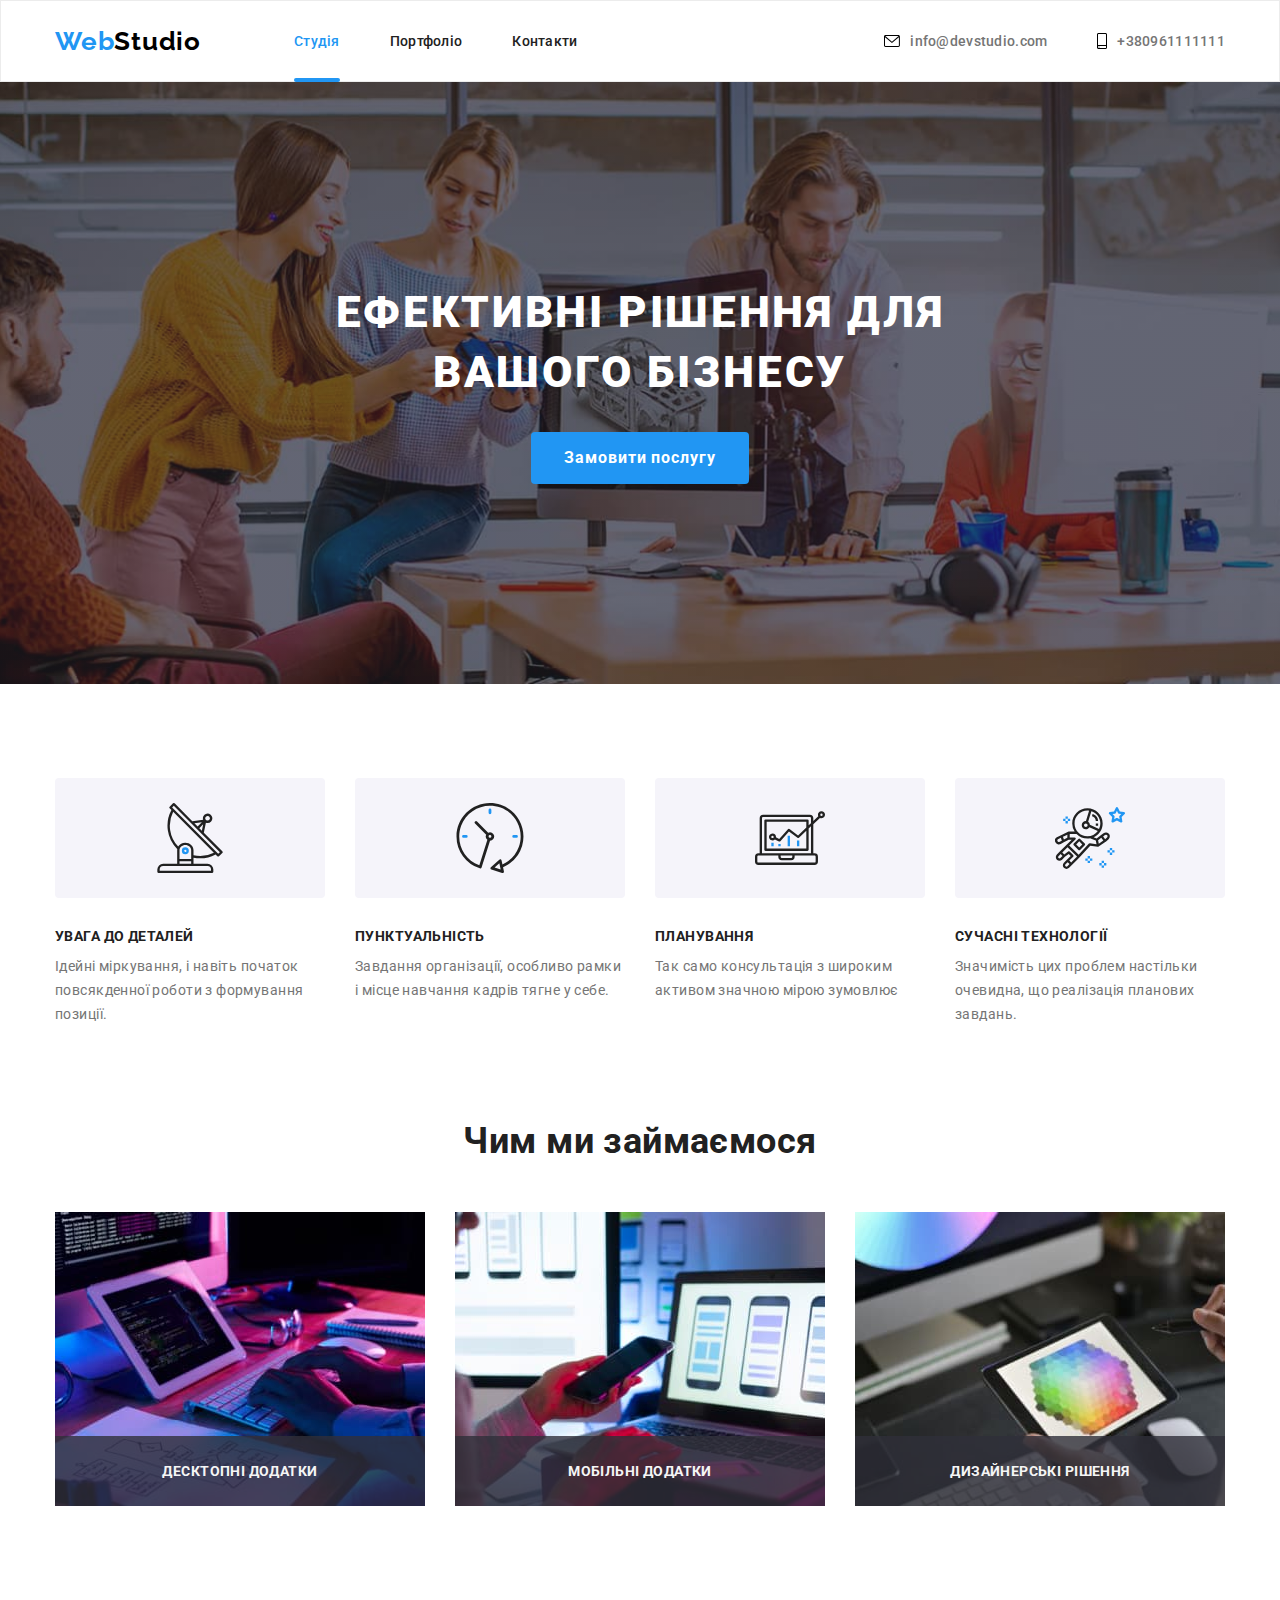
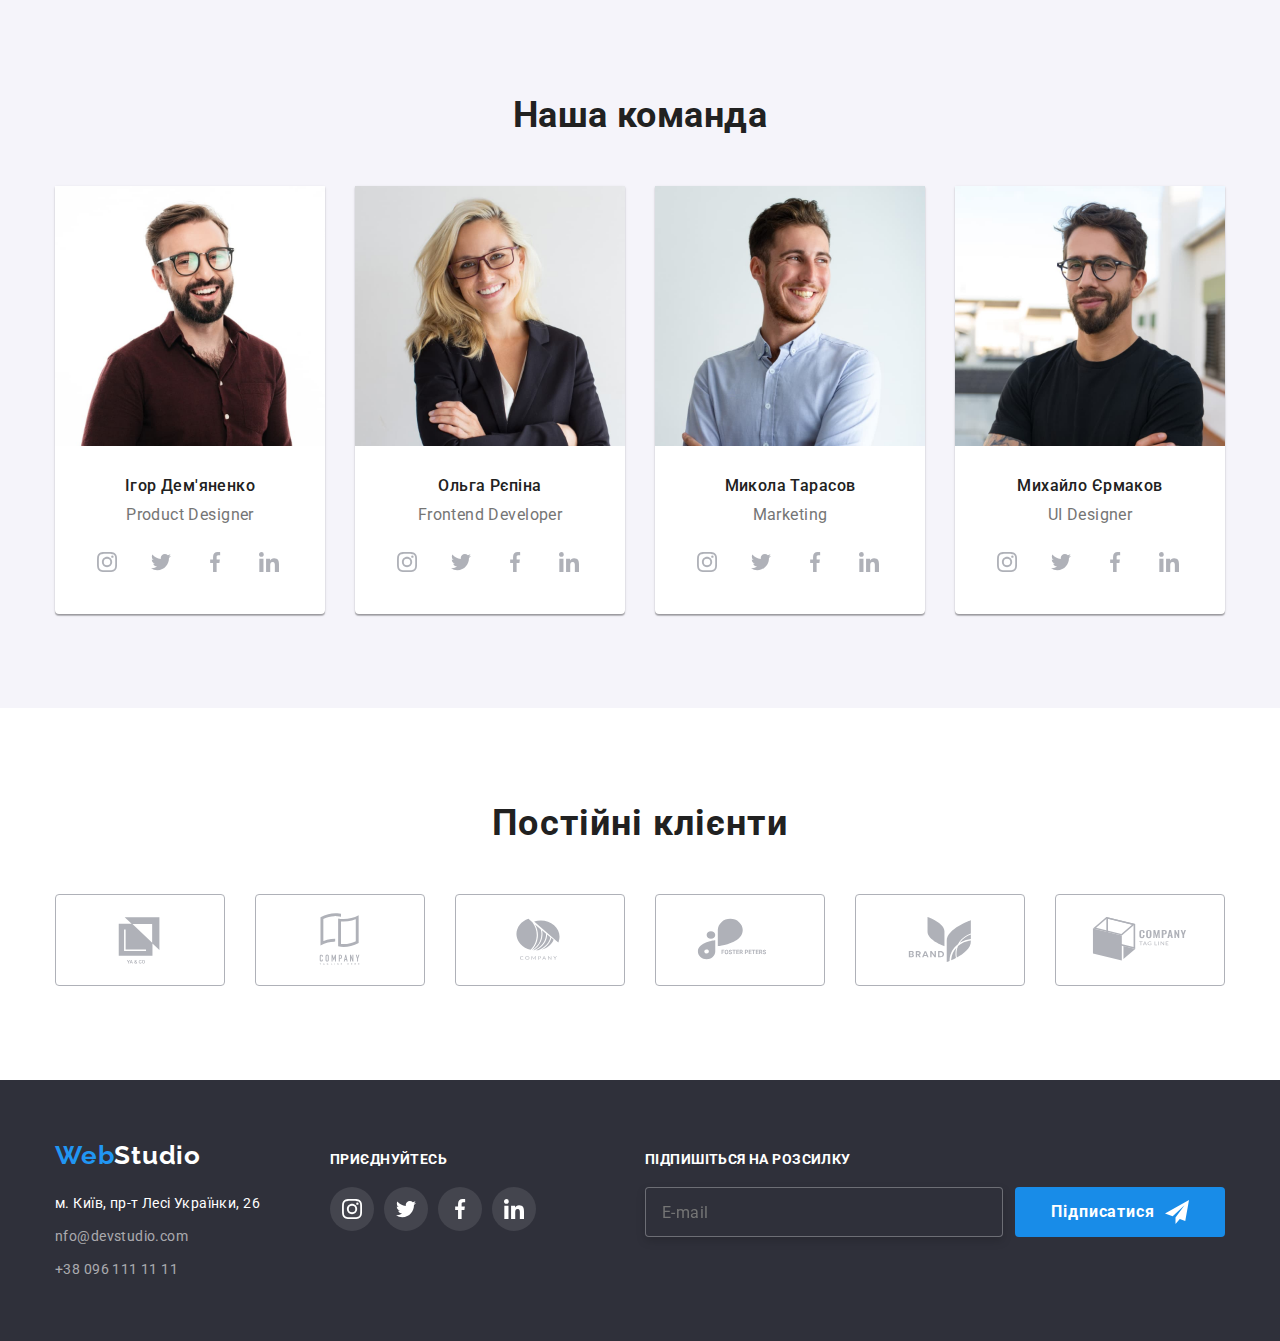
<file: index.html>
<!DOCTYPE html>
<html lang="uk">
  <head>
    <meta charset="UTF-8" />
    <meta http-equiv="X-UA-Compatible" content="IE=edge" />
    <meta name="viewport" content="width=device-width, initial-scale=1.0" />
    <title>WebStudio</title>
    <link rel="preconnect" href="https://fonts.googleapis.com" />
    <link rel="preconnect" href="https://fonts.gstatic.com" crossorigin />
    <link href="https://fonts.googleapis.com/css2?family=Raleway:wght@700&family=Roboto:wght@400;500;700;900&family=Tangerine:wght@700&display=swap" rel="stylesheet" />
    <link rel="stylesheet" href="https://cdnjs.cloudflare.com/ajax/libs/modern-normalize/1.1.0/modern-normalize.min.css" />
    <link rel="stylesheet" href="./css/main.min.css">
    <!-- <link rel="stylesheet" href="./css/styles.css" /> -->
  </head>
  <body class="page">
    <header class="header">
      <div class="header__container container ">
        <a lang="en" class="logo link" href="./index.html" target="_self" rel="noopener noreferrer">Web<span class="header-logo">Studio</span> </a>
        <nav class="header__nav">
          <ul class="header__list list">
            <li class="header__item">
              <a class="header-link current link" href="./index.html" target="_self" rel="noopener noreferrer" > Студія </a>
            </li>
            <li class="header__item">
              <a class="header-link link" href="./portfolio.html" target="_self" rel="noopener noreferrer"> Портфоліо </a>
            </li>
            <li class="header__item">
              <a class="header-link link" href="#">Контакти</a></li>
          </ul>
        </nav>
        <ul class="header__contacts list">
          <li class="header__contacts-item">
            <a class="link header__contacts-link com" href="mailto:info@devstudio.com"
              ><svg class="header__icon" width="16" height="12">
                <use href="./images/icons.svg#envelope"></use></svg
              >info@devstudio.com</a
            >
          </li>
          <li class="header__contacts-item">
            <a class="link header__contacts-link tel" href="tel:+380961111111"
              ><svg class="header__icon" width="10" height="16">
                <use href="./images/icons.svg#smartphone"></use></svg
              >+380961111111</a
            ></li
          >
        </ul>
      </div>
    </header>
    <main>
      <section class="hero hero__foto">
        <div class="container">
          <h1 class="hero__title">Ефективні рішення для вашого бізнесу</h1>
          <button class="hero__button" data-modal-open type="button" value="">Замовити послугу</button>
        </div>
        <!-- Modal -->
        <div class="backdrop is-hidden" data-modal>
          <div class="modal">
            <button type="button" class="modal__btn" data-modal-close>
              <svg class="modal__icon" width="18" height="18">
                <use href="./images/icons.svg#cross"></use>
              </svg>
            </button>
      <!-- Register form -->
            <form class="register-form" name="register-form">
              <strong class="register-form__title">Залиште свої дані, ми вам передзвонимо</strong>
    
              <div class="register-form__group" role="group">
                <label class="register-form__field">
                  <span class="register-form__label">Ім'я</span>
                  <input class="register-form__input" type="text" name="" required minlength="3"/>
                  <svg class="register-form__icon" width="18" height="18">
                    <use href="./images/icons.svg#person"></use>
                  </svg>
                </label>
    
                <label class="register-form__field">
                  <span class="register-form__label">Телефон</span>
                  <input class="register-form__input" type="text" name="" required/>
                  <svg class="register-form__icon" width="18" height="18">
                    <use href="./images/icons.svg#phone"></use>
                  </svg>
                </label>
    
                <label class="register-form__field">
                  <span class="register-form__label">Пошта</span>
                  <input class="register-form__input" type="email" name="" required/>
                  <svg class="register-form__icon" width="18" height="18">
                    <use href="./images/icons.svg#email"></use>
                  </svg>
                </label>
    
                <label class="register-form__field">
                  <span class="register-form__label">Коментар</span>
                  <textarea class="register-form__massage"name="" rows="5" placeholder="Введіть текст"></textarea>
                </label>
              </div>
    
              <label class="register-form__agreement">
                <input class="register-form__checkbox" type="checkbox" name="" id="" />
                <svg class="register-form__icons visually-hidden" width="16" height="15">
                  <use class="icon-unchecked" href="./images/icons.svg#Vector"></use>
                </svg>
                <span class="register-form__desk">Погоджуюся з розсилкою та приймаю 
                  <a class="register-form__link" href="">Умови договору</a></span>
              </label>
    
              <button class="register-form__btn" type="submit">Відправити</button>
            </form>
          </div>
        </div>
      </section>
      <!--FEATURES-->

      <section class="features">
        <div class="container">
          <h2 class="visually-hidden">Ососбливості</h2>
          <ul class="features__list list">
            <li class="features__item">
              <div class="features__link">
                <svg class="features__icon" width="70" height="70">
                  <use href="./images/icons.svg#antenna"></use>
                </svg>
              </div>
              <h3 class="features__subtitle">Увага до деталей</h3>
              <p class="features__text"> Ідейні міркування, і навіть початок повсякденної роботи з формування позиції. </p>
            </li>
            <li class="features__item">
              <div class="features__link">
                <svg class="features__icon" width="70" height="70">
                  <use href="./images/icons.svg#clock"></use>
                </svg>
              </div>
              <h3 class="features__subtitle">Пунктуальність</h3>
              <p class="features__text"> Завдання організації, особливо рамки і місце навчання кадрів тягне у себе. </p>
            </li>
            <li class="features__item">
              <div class="features__link">
                <svg class="features__icon" width="70" height="70">
                  <use href="./images/icons.svg#diagram"></use>
                </svg>
              </div>
              <h3 class="features__subtitle">Планування</h3>
              <p class="features__text">Так само консультація з широким активом значною мірою зумовлює</p>
            </li>
            <li class="features__item">
              <div class="features__link">
                <svg class="features__icon" width="70" height="70">
                  <use href="./images/icons.svg#astronaut"></use>
                </svg>
              </div>
              <h3 class="features__subtitle">Сучасні технології</h3>
              <p class="features__text"> Значимість цих проблем настільки очевидна, що реалізація планових завдань. </p>
            </li>
          </ul>
        </div>
      </section>
      <!-- about-->
      <section>
        <div class="container about">
          <h2 class="about__title">Чим ми займаємося</h2>
          <ul class="about__list list">
            <li class="about__item">
              <div class="about__schild">
                <p class="schild">
                  Десктопні додатки
                </p>
              </div>
              <img class="img" src="./images/about/img1.jpg" alt="Пишемо код" width="370" height="294" />
            </li>
            <li class="about__item">
              <div class="about__schild">
                <p class="schild">
                  Мобільні додатки
                </p>
              </div>
              <img class="img" src="./images/about/img2.jpg" alt="Создаэмо дизайн" width="370" height="294" />
            </li>
            <li class="about__item">
              <div class="about__schild">
                <p class="schild">
                  Дизайнерські рішення
                </p>
              </div>
              <img class="img" src="./images/about/img3.jpg" alt="Синхранізуємо девайси" width="370" height="294" />
            </li>
          </ul>
        </div>
      </section>

      <!-- our team-->
      <section class="team">
        <div class="container">
          <h2 class="team__title">Наша команда</h2>
          <ul class="team__list list">
            <li class="team-item">
              <img class="img" src="./images/our-team/img1.jpg" alt="світловолосий чоловік" width="270" height="260" />
              <div class="team__card">
                <h3 class="team__name">Ігор Дем'яненко</h3>
                <p class="team__aside" lang="en">Product Designer</p>
                <ul class="team__social-list list">
                  <li class="team__social-item list">
                    <a class="team__social-link" href="https://instagram.com" target="_blank" rel="noopener noreferrer" aria-label="Instagram">
                      <svg class="icon-link" width="20" height="20"><use href="./images/icons.svg#instagram"></use></svg>
                    </a>
                  </li>
                  <li class="team__social-item">
                    <a class="team__social-link" href="#">
                      <svg class="icon-link" width="20" height="20"><use href="./images/icons.svg#twitter"></use></svg>
                    </a>
                  </li>
                  <li class="team__social-item">
                    <a class="team__social-link" href="https://facebook.com" target="_blank" rel="noopener noreferrer" aria-label="Facebook">
                      <svg class="icon-link" width="20" height="20"><use href="./images/icons.svg#facebook"></use></svg>
                    </a>
                  </li>
                  <li class="team__social-item">
                    <a class="team__social-link" href="https://linkedin.com" target="_blank" rel="noopener noreferrer" aria-label="linkedin">
                      <svg class="icon-link" width="20" height="20"><use href="./images/icons.svg#linkedin"></use></svg>
                    </a>
                  </li>
                </ul>
              </div>
            </li>
            <li class="team-item">
              <img class="img" src="./images/our-team/img2.jpg" alt="жінка в чорному жакеті" width="270" height="260" />
              <div class="team__card">
                <h3 class="team__name">Ольга Рєпіна</h3>
                <p class="team__aside" lang="en">Frontend Developer</p>
                <ul class="team__social-list list">
                  <li class="team__social-item list">
                    <a class="team__social-link" href="https://instagram.com" target="_blank" rel="noopener noreferrer" aria-label="Instagram">
                      <svg class="icon-link" width="20" height="20"><use href="./images/icons.svg#instagram"></use></svg>
                    </a>
                  </li>
                  <li class="team__social-item">
                    <a class="team__social-link" href="https://twitter.com" target="_blank" rel="noopener noreferrer" aria-label="Twitter">
                      <svg class="icon-link" width="20" height="20"><use href="./images/icons.svg#twitter"></use></svg>
                    </a>
                  </li>
                  <li class="team__social-item">
                    <a class="team__social-link" href="https://facebook.com" target="_blank" rel="noopener noreferrer" aria-label="Facebook">
                      <svg class="icon-link" width="20" height="20"><use href="./images/icons.svg#facebook"></use></svg>
                    </a>
                  </li>
                  <li class="team__social-item">
                    <a class="team__social-link" href="https://linkedin.com" target="_blank" rel="noopener noreferrer" aria-label="linkedin">
                      <svg class="icon-link" width="20" height="20"><use href="./images/icons.svg#linkedin"></use></svg>
                    </a>
                  </li>
                </ul>
              </div>
            </li>
            <li class="team-item">
              <img class="img" src="./images/our-team/img3.jpg" alt="чоловік в білій сорочці" width="270" height="260" />
              <div class="team__card">
                <h3 class="team__name">Микола Тарасов</h3>
                <p class="team__aside" lang="en">Marketing</p>
                <ul class="team__social-list list">
                  <li class="team__social-item list">
                    <a class="team__social-link" href="https://instagram.com" target="_blank" rel="noopener noreferrer" aria-label="Instagram">
                      <svg class="icon-link" width="20" height="20"><use href="./images/icons.svg#instagram"></use></svg>
                    </a>
                  </li>
                  <li class="team__social-item">
                    <a class="team__social-link" href="https://twitter.com" target="_blank" rel="noopener noreferrer" aria-label="Twitter">
                      <svg class="icon-link" width="20" height="20"><use href="./images/icons.svg#twitter"></use></svg>
                    </a>
                  </li>
                  <li class="team__social-item">
                    <a class="team__social-link" href="https://facebook.com" target="_blank" rel="noopener noreferrer" aria-label="Facebook">
                      <svg class="icon-link" width="20" height="20"><use href="./images/icons.svg#facebook"></use></svg>
                    </a>
                  </li>
                  <li class="team__social-item">
                    <a class="team__social-link" href="https://linkedin.com" target="_blank" rel="noopener noreferrer" aria-label="linkedin">
                      <svg class="icon-link" width="20" height="20"><use href="./images/icons.svg#linkedin"></use></svg>
                    </a>
                  </li>
                </ul>
              </div>
            </li>
            <li class="team-item">
              <img class="img" src="./images/our-team/img4.jpg" alt="темноволосий чоловік в окулярах" width="270" height="260" />
              <div class="team__card">
                <h3 class="team__name">Михайло Єрмаков</h3>
                <p class="team__aside" lang="en">UI Designer</p>
                <ul class="team__social-list list">
                  <li class="team__social-item list">
                    <a class="team__social-link" href="https://instagram.com" target="_blank" rel="noopener noreferrer" aria-label="Instagram">
                      <svg class="icon-link" width="20" height="20"><use href="./images/icons.svg#instagram"></use></svg>
                    </a>
                  </li>
                  <li class="team__social-item">
                    <a class="team__social-link" href="https://twitter.com" target="_blank" rel="noopener noreferrer" aria-label="Twitter">
                      <svg class="icon-link" width="20" height="20"><use href="./images/icons.svg#twitter"></use></svg>
                    </a>
                  </li>
                  <li class="team__social-item">
                    <a class="team__social-link" href="https://facebook.com" target="_blank" rel="noopener noreferrer" aria-label="Facebook">
                      <svg class="icon-link" width="20" height="20"><use href="./images/icons.svg#facebook"></use></svg>
                    </a>
                  </li>
                  <li class="team__social-item">
                    <a class="team__social-link" href="https://linkedin.com" target="_blank" rel="noopener noreferrer" aria-label="linkedin">
                      <svg class="icon-link" width="20" height="20"><use href="./images/icons.svg#linkedin"></use></svg>
                    </a>
                  </li>
                </ul>
              </div>
            </li>
          </ul>
        </div>
      </section>

      <!-- /* Clients */ -->
      <section class="section client__section">
        <div class="container">
          <h2 class="client__tietle">Постійні клієнти</h2>
          <ul class="client__logo list">
            <li class="client__item">
              <a class="client__link" href="#"><svg class="client__icon" width="106" height="60"><use href="./images/icons.svg#Logo"></use></svg>
              </a>
            </li>
            <li class="client__item">
              <a class="client__link" href="#"><svg class="client__icon" width="106" height="60"><use href="./images/icons.svg#Logo-1"></use></svg>
              </a>
            </li>
            <li class="client__item">
              <a class="client__link" href="#"><svg class="client__icon" width="106" height="60"><use href="./images/icons.svg#Logo-2"></use></svg>
              </a>
            </li>
            <li class="client__item">
              <a class="client__link" href="#"
                ><svg class="client__icon" width="106" height="60"><use href="./images/icons.svg#Logo-3"></use></svg>
              </a>
            </li>
            <li class="client__item">
              <a class="client__link" href="#"
                ><svg class="client__icon" width="106" height="60"><use href="./images/icons.svg#Logo-4"></use></svg>
              </a>
            </li>
            <li class="client__item">
              <a class="client__link" href="#"><svg class="client__icon" width="106" height="60"><use href="./images/icons.svg#Logo-5"></use></svg>
              </a>
            </li>
          </ul>
        </div>
      </section>
    </main>

<!-- Footer -->

    <footer class="footer">
      <div class="container footer__container">
        <div class="contact-footer">
          <a lang="en" class="footer__logo link" href="./index.html" target="_self" rel="noopener noreferrer"> Web<span class="logo__web">Studio</span> </a>
          <address class="footer__adress">
            <ul class="footer__list list">
              <li class="footer__item">
                <a class="link" href="https://goo.gl/maps/aSpXMpWNMVP75BuT6" target="_blank" rel="noopener no referrer"> м. Київ, пр-т Лесі Українки, 26 </a>
              </li>
              <li class="footer__item-com">
                <a class="link" href="mailto:info@devstudio.com">nfo@devstudio.com</a>
              </li>
              <li class="footer__item-tel">
                <a class="link" href="tel:+380961111111">+38 096 111 11 11</a>
              </li>
            </ul>
          </address>
        </div>

        <div class="goin">
          <p class="goin__title">приєднуйтесь</p>
          <ul class="goin__list list">
            <li class="going__link">
              <a class="goin__socials-link" href="https://instagram.com" target="_blank" rel="noopener noreferrer" aria-label="Instagram">
                <svg class="goin__icon-link" width="20" height="20"><use href="./images/icons.svg#instagram"></use></svg>
              </a>
            </li>
            <li class="going__link">
              <a class="goin__socials-link" href="https://twitter.com" target="_blank" rel="noopener noreferrer" aria-label="Twitter">
                <svg class="goin__icon-link" width="20" height="20"><use href="./images/icons.svg#twitter"></use></svg>
              </a>
            </li>
            <li class="going__link">
              <a class="goin__socials-link" href="https://facebook.com" target="_blank" rel="noopener noreferrer" aria-label="Facebook">
                <svg class="goin__icon-link" width="20" height="20"><use href="./images/icons.svg#facebook"></use></svg>
              </a>
            </li>
            <li>
              <a class="goin__socials-link" href="https://linkedin.com" target="_blank" rel="noopener noreferrer" aria-label="linkedin">
                <svg class="goin__icon-link" width="20" height="20"><use href="./images/icons.svg#linkedin"></use></svg>
              </a>
            </li>
          </ul>
        </div>
        <div class="form">
          <p class="form__footer-title">Підпишіться на розсилку</p>
            <form action="#" class="form__flex">
              <label class="form__mail-block">
              <input type="email" name="email" class="form__email" placeholder="E-mail" />
              </label>
              <button type="submit" class="form__button">
                Підписатися
                <svg class="form__img" width="24" height="24" >
                  <use  href="./images/icons.svg#icon-send"></use>
                </svg>
              </button>
            </form>
        </div>
      </div>
    </footer>
    <script src="./js/modal.js"></script>
  </body>
</html>
</file>
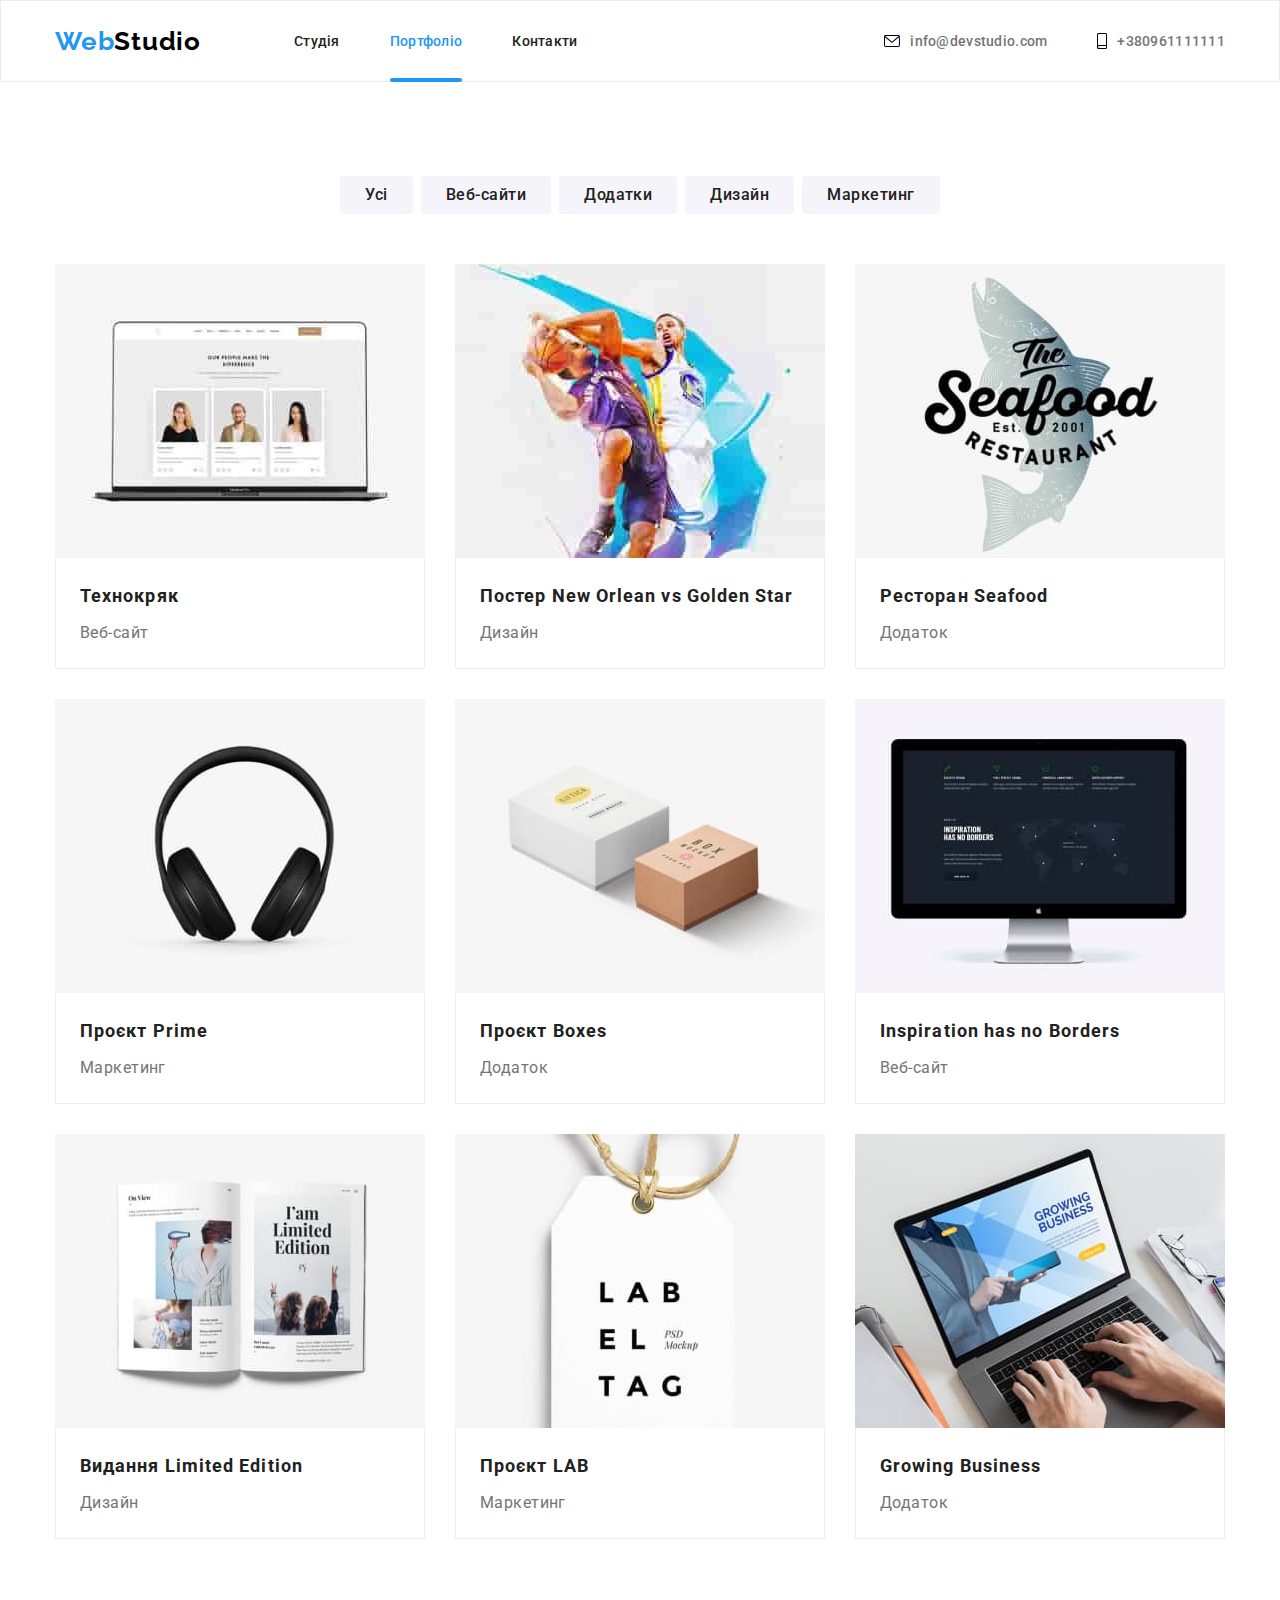
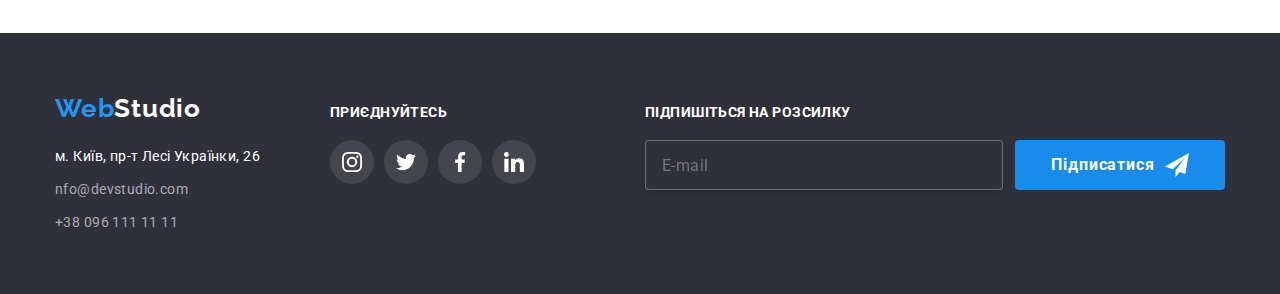
<file: portfolio.html>
<!DOCTYPE html>
<html lang="uk">
  <head>
    <meta charset="UTF-8" />
    <meta http-equiv="X-UA-Compatible" content="IE=edge" />
    <meta name="viewport" content="width=device-width, initial-scale=1.0" />
    <title>WebStudio</title>
    <link rel="preconnect" href="https://fonts.googleapis.com" />
    <link rel="preconnect" href="https://fonts.gstatic.com" crossorigin />
    <link
      href="https://fonts.googleapis.com/css2?family=Raleway:wght@700&family=Roboto:wght@400;500;700;900&family=Tangerine:wght@700&display=swap"
      rel="stylesheet"
    />
    <link
      rel="stylesheet"
      href="https://cdnjs.cloudflare.com/ajax/libs/modern-normalize/1.1.0/modern-normalize.min.css"
    />
    <link rel="stylesheet" href="./css/main.min.css">
    <!-- <link rel="stylesheet" href="./css/styles.css" /> -->
  </head>
  <body class="page">
    <header class="header">
      <div class="header__container container ">
        <a lang="en" class="logo link" href="./index.html" target="_self" rel="noopener noreferrer">Web<span class="header-logo">Studio</span> </a>
        <nav class="header__nav">
          <ul class="header__list list">
            <li class="header__item">
              <a class="header-link  link" href="./index.html" target="_self" rel="noopener noreferrer" > Студія </a>
            </li>
            <li class="header__item">
              <a class="header-link current link" href="./portfolio.html" target="_self" rel="noopener noreferrer"> Портфоліо </a>
            </li>
            <li class="header__item">
              <a class="header-link link" href="#">Контакти</a></li>
          </ul>
        </nav>
        <ul class="header__contacts list">
          <li class="header__contacts-item">
            <a class="link header__contacts-link com" href="mailto:info@devstudio.com"
              ><svg class="header__icon" width="16" height="12">
                <use href="./images/icons.svg#envelope"></use></svg
              >info@devstudio.com</a
            >
          </li>
          <li class="header__contacts-item">
            <a class="link header__contacts-link tel" href="tel:+380961111111"
              ><svg class="header__icon" width="10" height="16">
                <use href="./images/icons.svg#smartphone"></use></svg
              >+380961111111</a
            ></li>
        </ul>
      </div>
    </header>
  <main class="main">
    <section class="portfolio__section">
      <div class="container">
      <h1 class="visually-hidden">наші послуги</h1>
      <ul class="portfolio__button-list list">
        <li><button class="portfolio__btn" type="button">Усі</button></li>
        <li><button class="portfolio__btn" type="button">Веб-сайти</button></li>
        <li><button class="portfolio__btn" type="button">Додатки</button></li>
        <li><button class="portfolio__btn" type="button">Дизайн</button></li>
        <li><button class="portfolio__btn" type="button">Маркетинг</button></li>
      </ul>
      <ul class="portfolio__list list">
        <li class="portfolio__item">
          <a class="portfolio__card-link" href="#">
          <div class="portfolio__anime-card">
            <img class="img" src="./images/portfolio/img1.jpg" alt="три робітники" width="370" height="294" />
           <p class="portfolio__text-anime">Ресурс пропонує комплексні пропозиції з різним рівнем функціоналу та сервісів. Все це дозволить відвідувачу отримати вичерпні відомості про компанію чи приватну особу.
           </p>
          </div>
          <div class="portfolio__text-card">
          <h2 class="portfolio__heading">Технокряк</h2>
          <p class="portfolio__desc">Веб-сайт</p>
          </div>
          </a>
        </li>
        <li class="portfolio__item">
          <a class="portfolio__card-link" href="#">
          <div class="portfolio__anime-card">
            <img class="img" src="./images/portfolio/img2.jpg" alt="постер з двома баскетболістами" width="370"
            height="294" />
            <p class="portfolio__text-anime">Ресурс пропонує комплексні пропозиції з різним рівнем функціоналу та сервісів. Все це дозволить відвідувачу отримати вичерпні відомості про компанію чи приватну особу.
           </p>
            </div>
              <div class="portfolio__text-card">
          <h2 class="portfolio__heading">Постер <span lang="en">New Orlean vs Golden Star
            </span>
          </h2>
          <p class="portfolio__desc">Дизайн</p>
          </div>
          </a>
        </li>
        <li class="portfolio__item">
          <a class="portfolio__card-link" href="#">
          <div class="portfolio__anime-card">
            <img class="img" src="./images/portfolio/img3.jpg" alt="лого рибного ресторану" width="370" height="294" />
          <p class="portfolio__text-anime">Ресурс пропонує комплексні пропозиції з різним рівнем функціоналу та сервісів. Все це дозволить відвідувачу отримати вичерпні відомості про компанію чи приватну особу.
           </p>
          </div>
          <div class="portfolio__text-card">
          <h2 class="portfolio__heading">Ресторан<span lang="en">
              Seafood
            </span>
          </h2>
          <p class="portfolio__desc">Додаток</p>
          </div>
          </a>
        </li>
        <li class="portfolio__item">
          <a class="portfolio__card-link" href="#">
           <div class="portfolio__anime-card">
            <img class="img" src="./images/portfolio/img4.jpg" alt="навушники" width="370" height="294" />
          <p class="portfolio__text-anime">Ресурс пропонує комплексні пропозиції з різним рівнем функціоналу та сервісів. Все це дозволить відвідувачу отримати вичерпні відомості про компанію чи приватну особу.
           </p>
          </div>
            <div class="portfolio__text-card">
          <h2 class="portfolio__heading">Проєкт<span lang="en">
              Prime
            </span></h2>
          <p class="portfolio__desc">Маркетинг</p>
          </div>
          </a>
        </li>
        <li class="portfolio__item">
          <a class="portfolio__card-link" href="#">
          <div class="portfolio__anime-card">
            <img class="img" src="./images/portfolio/img5.jpg" alt="дві кортонні коробки" width="370" height="294" />
         <p class="portfolio__text-anime">Ресурс пропонує комплексні пропозиції з різним рівнем функціоналу та сервісів. Все це дозволить відвідувачу отримати вичерпні відомості про компанію чи приватну особу.
           </p>
           </div>
          <div class="portfolio__text-card">
          <h2 class="portfolio__heading">Проєкт<span lang="en">
              Boxes
            </span>
          </h2>
          <p class="portfolio__desc">Додаток
          </p>
          </div>
          </a>
        </li>
        <li class="portfolio__item">
          <a class="portfolio__card-link" href="#">
         <div class="portfolio__anime-card">
            <img class="img" src="./images/portfolio/img6.jpg" alt="монітор" width="370" height="294" />
          <p class="portfolio__text-anime">Ресурс пропонує комплексні пропозиції з різним рівнем функціоналу та сервісів. Все це дозволить відвідувачу отримати вичерпні відомості про компанію чи приватну особу.
           </p>
          </div>
            <div class="portfolio__text-card">
          <h2 class="portfolio__heading" lang="en">Inspiration has no Borders</h2>
          <p class="portfolio__desc">Веб-сайт</p>
          </div>
          </a>
        </li>
        <li class="portfolio__item">
          <a class="portfolio__card-link" href="#">
          <div class="portfolio__anime-card">
            <img class="img" src="./images/portfolio/img7.jpg" alt="відкрита книга" width="370" height="294" />
        <p class="portfolio__text-anime">Ресурс пропонує комплексні пропозиції з різним рівнем функціоналу та сервісів. Все це дозволить відвідувачу отримати вичерпні відомості про компанію чи приватну особу.
           </p>
          </div>
            <div class="portfolio__text-card">
          <h2 class="portfolio__heading">Видання<span lang="en">
              Limited Edition
            </span>
          </h2>
          <p class="portfolio__desc">Дизайн</p>
          </div>
          </a>
        </li>
        <li class="portfolio__item">
          <a class="portfolio__card-link" href="#">
          <div class="portfolio__anime-card">
            <img class="img" src="./images/portfolio/img8.jpg" alt="табличка з логотипом" width="370" height="294" />
           <p class="portfolio__text-anime">Ресурс пропонує комплексні пропозиції з різним рівнем функціоналу та сервісів. Все це дозволить відвідувачу отримати вичерпні відомості про компанію чи приватну особу.
           </p>
          </div>
            <div class="portfolio__text-card">
          <h2 class="portfolio__heading">Проєкт<span lang="en">
              LAB
            </span>
          </h2>
          <p class="portfolio__desc">Маркетинг</p>
          </div>
          </a>
        </li>
        <li class="portfolio__item">
          <a class="portfolio__card-link" href="#">
          <div class="portfolio__anime-card">
            <img class="img" src="images/portfolio/img9.jpg" alt="робочій процесс за ноутбуком" width="370"
            height="294" />
             <p class="portfolio__text-anime">Ресурс пропонує комплексні пропозиції з різним рівнем функціоналу та сервісів. Все це дозволить відвідувачу отримати вичерпні відомості про компанію чи приватну особу.
           </p>
          </div>
            <div class="portfolio__text-card">
          <h2 class="portfolio__heading" lang="en">Growing Business</h2>
          <p class="portfolio__desc">Додаток</p>
          </div>
          </a>
        </li>
      </ul>
    </div>
    </section>
  </main>

    <footer class="footer">
      <div class="container footer__container">
        <div class="contact-footer">
          <a lang="en" class="footer__logo link" href="./index.html" target="_self" rel="noopener noreferrer"> Web<span class="logo__web">Studio</span> </a>
          <address class="footer__adress">
            <ul class="footer__list list">
              <li class="footer__item">
                <a class="link" href="https://goo.gl/maps/aSpXMpWNMVP75BuT6" target="_blank" rel="noopener no referrer"> м. Київ, пр-т Лесі Українки, 26 </a>
              </li>
              <li class="footer__item-com">
                <a class="link" href="mailto:info@devstudio.com">nfo@devstudio.com</a>
              </li>
              <li class="footer__item-tel">
                <a class="link" href="tel:+380961111111">+38 096 111 11 11</a>
              </li>
            </ul>
          </address>
        </div>

        <div class="goin">
          <p class="goin__title">приєднуйтесь</p>
          <ul class="goin__list list">
            <li class="going__link">
              <a class="goin__socials-link" href="https://instagram.com" target="_blank" rel="noopener noreferrer" aria-label="Instagram">
                <svg class="goin__icon-link" width="20" height="20"><use href="./images/icons.svg#instagram"></use></svg>
              </a>
            </li>
            <li class="going__link">
              <a class="goin__socials-link" href="https://twitter.com" target="_blank" rel="noopener noreferrer" aria-label="Twitter">
                <svg class="goin__icon-link" width="20" height="20"><use href="./images/icons.svg#twitter"></use></svg>
              </a>
            </li>
            <li class="going__link">
              <a class="goin__socials-link" href="https://facebook.com" target="_blank" rel="noopener noreferrer" aria-label="Facebook">
                <svg class="goin__icon-link" width="20" height="20"><use href="./images/icons.svg#facebook"></use></svg>
              </a>
            </li>
            <li>
              <a class="goin__socials-link" href="https://linkedin.com" target="_blank" rel="noopener noreferrer" aria-label="linkedin">
                <svg class="goin__icon-link" width="20" height="20"><use href="./images/icons.svg#linkedin"></use></svg>
              </a>
            </li>
          </ul>
        </div>
        <div class="form">
          <p class="form__footer-title">Підпишіться на розсилку</p>
            <form action="#" class="form__flex">
              <label class="form__mail-block">
              <input type="email" name="email" class="form__email" placeholder="E-mail" />
              </label>
              <button type="submit" class="form__button">
                Підписатися
                <svg class="form__img" width="24" height="24" >
                  <use  href="./images/icons.svg#icon-send"></use>
                </svg>
              </button>
            </form>
        </div>
      </div>
    </footer>
</body>

</html>
</file>
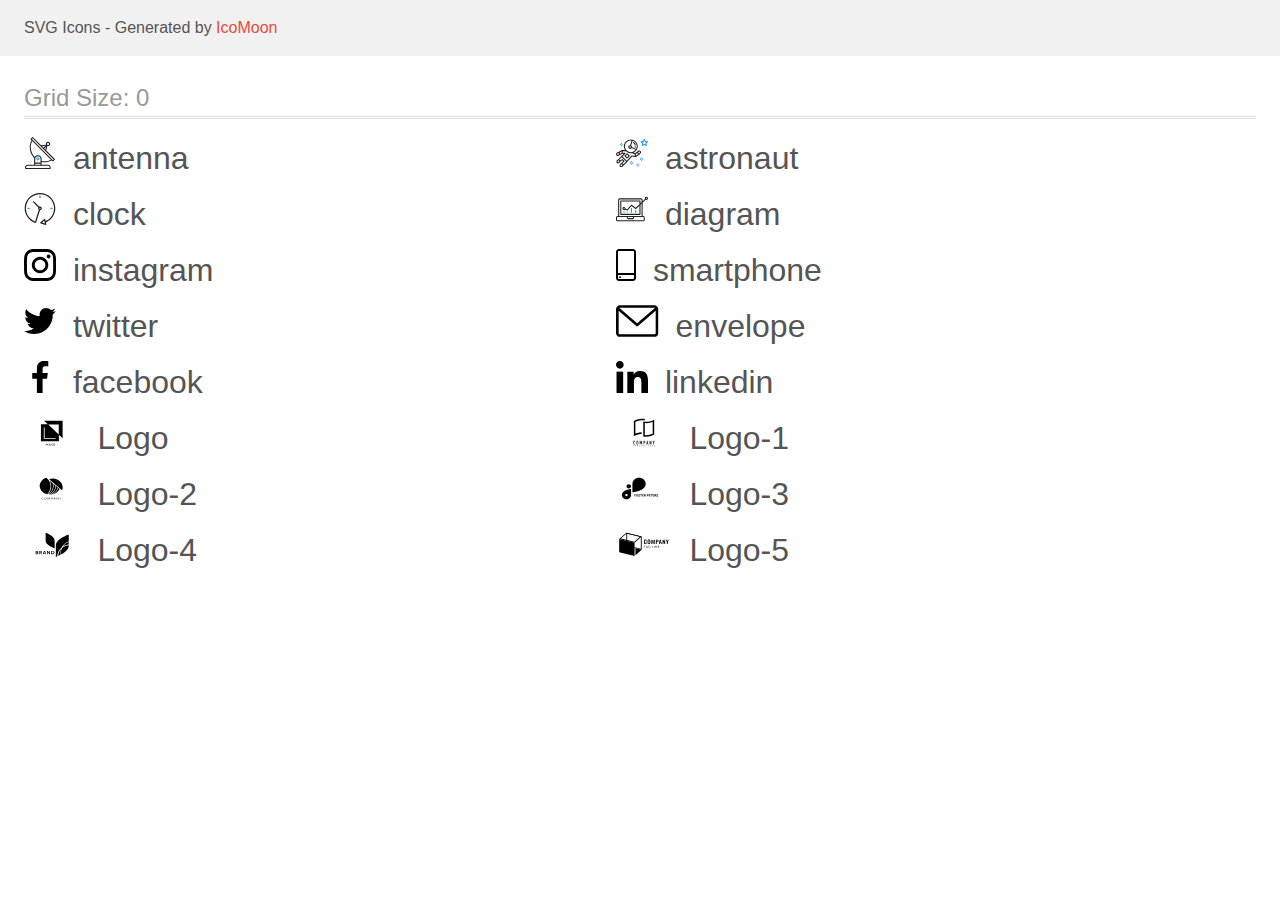
<file: images/icon-svg/icomoon/demo.html>
<!doctype html>
<html>
<head>
    <title>IcoMoon - SVG Icons</title>
    <meta charset="utf-8">
    <meta name="viewport" content="width=device-width, initial-scale=1">
    <link rel="stylesheet" href="demo-files/demo.css">
    <link rel="stylesheet" href="style.css">
</head>
<body>
<svg aria-hidden="true" style="position: absolute; width: 0; height: 0; overflow: hidden;" version="1.1" xmlns="http://www.w3.org/2000/svg" xmlns:xlink="http://www.w3.org/1999/xlink">
<defs>
<symbol id="antenna" viewBox="0 0 32 32">
<path fill="#212121" style="fill: var(--color1, #212121)" d="M30.773 22.098l-8.443-8.505 0.937-4.615c0.242 0.094 0.499 0.144 0.758 0.146h0.006c1.192 0.014 2.17-0.941 2.184-2.133s-0.941-2.17-2.133-2.184c-1.192-0.014-2.17 0.941-2.184 2.133-0.003 0.255 0.039 0.509 0.125 0.749l-4.96 0.605-8.091-8.133c-0.099-0.101-0.235-0.159-0.377-0.16-0.14 0.001-0.274 0.056-0.373 0.155l-1.513 1.504c-0.208 0.208-0.208 0.546 0 0.754l0.814 0.826c-3.153 5.798-2.129 12.978 2.519 17.663 0.043 0.041 0.092 0.074 0.146 0.098-0.034 0.18-0.051 0.364-0.052 0.547v6.187h-6.4c-1.472 0.002-2.665 1.195-2.667 2.667v1.067c0 0.295 0.239 0.533 0.533 0.533h24.533c0.295 0 0.533-0.239 0.533-0.533v-1.067c-0.002-1.472-1.195-2.665-2.667-2.667h-6.4v-2.742c1.003 0.21 2.024 0.317 3.049 0.32 2.458-0.003 4.877-0.615 7.040-1.783l0.818 0.823c0.099 0.101 0.235 0.159 0.377 0.16 0.14-0.001 0.274-0.056 0.373-0.155l1.513-1.504c0.208-0.208 0.208-0.546 0-0.754zM23.28 6.233c0.418-0.415 1.093-0.414 1.508 0.004s0.414 1.093-0.004 1.508c-0.2 0.199-0.47 0.31-0.752 0.31h-0.003c-0.589-0.003-1.064-0.483-1.061-1.072 0.002-0.282 0.115-0.552 0.314-0.751h-0.002zM22.024 9.738l-0.598 2.946-1.175-1.182 1.774-1.763zM21.419 8.836l-1.92 1.909-1.485-1.493 3.405-0.415zM24.004 28.8c0.884 0 1.6 0.716 1.6 1.6v0.533h-23.467v-0.533c0-0.884 0.716-1.6 1.6-1.6h20.267zM16.537 26.667v1.067h-5.333v-1.067h5.333zM11.204 25.6v-4.053c0-1.294 1.196-2.347 2.667-2.347s2.667 1.053 2.667 2.347v4.053h-5.333zM17.604 23.904v-2.357c0-1.882-1.675-3.413-3.733-3.413-1.331-0.020-2.576 0.657-3.281 1.786-4.058-4.274-4.971-10.645-2.279-15.887l18.602 18.708c-2.872 1.461-6.165 1.873-9.309 1.163zM28.893 23.22l-21.057-21.181 0.755-0.752 7.935 7.98c0.004 0 0.006 0.007 0.010 0.010l13.115 13.191-0.757 0.752z"></path>
<path fill="#2196f3" style="fill: var(--color2, #2196f3)" d="M13.876 20.267h-0.005c-0.884-0.001-1.601 0.714-1.602 1.598s0.714 1.601 1.598 1.602h0.005c0.884 0.001 1.601-0.714 1.602-1.598s-0.714-1.601-1.598-1.602zM14.249 22.245c-0.1 0.1-0.236 0.156-0.378 0.155-0.295-0.002-0.532-0.242-0.531-0.536 0.001-0.141 0.057-0.276 0.157-0.375s0.233-0.154 0.373-0.155c0.295 0.002 0.532 0.241 0.53 0.536-0.001 0.141-0.057 0.276-0.157 0.375h0.005z"></path>
</symbol>
<symbol id="astronaut" viewBox="0 0 32 32">
<path fill="#2196f3" style="fill: var(--color2, #2196f3)" d="M31.974 4.524c-0.063-0.193-0.229-0.333-0.43-0.363l-1.91-0.278-0.855-1.731c-0.179-0.365-0.777-0.365-0.956 0l-0.855 1.731-1.91 0.278c-0.201 0.029-0.367 0.17-0.431 0.363-0.062 0.193-0.011 0.405 0.135 0.547l1.383 1.348-0.326 1.903c-0.034 0.2 0.048 0.402 0.212 0.522 0.166 0.121 0.382 0.135 0.562 0.040l1.709-0.899 1.709 0.899c0.078 0.041 0.164 0.061 0.249 0.061 0.11 0 0.221-0.034 0.314-0.102 0.164-0.119 0.246-0.322 0.212-0.522l-0.326-1.903 1.383-1.348c0.145-0.142 0.197-0.354 0.135-0.547zM29.511 5.851c-0.125 0.122-0.183 0.299-0.153 0.472l0.191 1.114-1-0.526c-0.078-0.041-0.163-0.061-0.249-0.061s-0.17 0.020-0.249 0.061l-1.001 0.526 0.191-1.114c0.030-0.173-0.028-0.349-0.153-0.472l-0.81-0.789 1.119-0.163c0.174-0.025 0.324-0.134 0.402-0.292l0.5-1.013 0.5 1.013c0.078 0.157 0.228 0.267 0.402 0.292l1.119 0.163-0.809 0.789z"></path>
<path fill="#2196f3" style="fill: var(--color2, #2196f3)" d="M26.134 20.522h-1.067v1.067h1.067v-1.067z"></path>
<path fill="#2196f3" style="fill: var(--color2, #2196f3)" d="M26.134 22.656h-1.067v1.067h1.067v-1.067z"></path>
<path fill="#2196f3" style="fill: var(--color2, #2196f3)" d="M27.2 21.589h-1.067v1.067h1.067v-1.067z"></path>
<path fill="#2196f3" style="fill: var(--color2, #2196f3)" d="M25.067 21.589h-1.067v1.067h1.067v-1.067z"></path>
<path fill="#2196f3" style="fill: var(--color2, #2196f3)" d="M22.4 26.389h-1.067v1.067h1.067v-1.067z"></path>
<path fill="#2196f3" style="fill: var(--color2, #2196f3)" d="M22.4 28.522h-1.067v1.067h1.067v-1.067z"></path>
<path fill="#2196f3" style="fill: var(--color2, #2196f3)" d="M23.467 27.456h-1.067v1.067h1.067v-1.067z"></path>
<path fill="#2196f3" style="fill: var(--color2, #2196f3)" d="M21.333 27.456h-1.067v1.067h1.067v-1.067z"></path>
<path fill="#2196f3" style="fill: var(--color2, #2196f3)" d="M16 24.256h-1.067v1.067h1.067v-1.067z"></path>
<path fill="#2196f3" style="fill: var(--color2, #2196f3)" d="M16 26.389h-1.067v1.067h1.067v-1.067z"></path>
<path fill="#2196f3" style="fill: var(--color2, #2196f3)" d="M17.067 25.322h-1.067v1.067h1.067v-1.067z"></path>
<path fill="#2196f3" style="fill: var(--color2, #2196f3)" d="M14.933 25.322h-1.067v1.067h1.067v-1.067z"></path>
<path fill="#2196f3" style="fill: var(--color2, #2196f3)" d="M5.867 6.122h-1.067v1.067h1.067v-1.067z"></path>
<path fill="#2196f3" style="fill: var(--color2, #2196f3)" d="M5.867 8.255h-1.067v1.067h1.067v-1.067z"></path>
<path fill="#2196f3" style="fill: var(--color2, #2196f3)" d="M6.933 7.189h-1.067v1.067h1.067v-1.067z"></path>
<path fill="#2196f3" style="fill: var(--color2, #2196f3)" d="M4.8 7.189h-1.067v1.067h1.067v-1.067z"></path>
<path fill="#212121" style="fill: var(--color1, #212121)" d="M24.715 14.159c-0.287-0.388-0.709-0.637-1.188-0.705-0.481-0.068-0.956 0.058-1.34 0.352l-1.252 0.96-1.898 1.417-1.358-0.541c2.421-1.086 4.114-3.508 4.114-6.32 0-3.823-3.123-6.933-6.961-6.933s-6.961 3.11-6.961 6.933c0 1.386 0.414 2.674 1.12 3.758l-2.764-0.024c-0.002 0-0.003 0-0.005 0-0.009 0-0.015 0.004-0.023 0.005-0.053 0.002-0.105 0.013-0.155 0.031-0.013 0.005-0.026 0.008-0.038 0.013-0.006 0.003-0.013 0.003-0.019 0.006l-3.233 1.596c-0.001 0-0.001 0-0.001 0.001l-1.893 0.911c-0.021 0.009-0.042 0.021-0.063 0.035-0.755 0.502-1.012 1.489-0.598 2.295 0.22 0.429 0.595 0.745 1.056 0.889 0.178 0.055 0.359 0.083 0.539 0.083 0.29 0 0.577-0.071 0.839-0.211l1.388-0.738 2.264-1.169 1.357-0.008-5.442 5.416c-0.001 0.001-0.001 0.001-0.002 0.001l-1.339 1.333c-0.316 0.315-0.49 0.732-0.49 1.178s0.174 0.863 0.49 1.179c0.325 0.323 0.752 0.485 1.179 0.485s0.854-0.162 1.18-0.485l1.314-1.309 1.741-1.3 0.901 0.897-1.762 1.754c-0 0.001-0.001 0.001-0.002 0.001l-1.339 1.333c-0.316 0.315-0.49 0.732-0.49 1.178s0.174 0.863 0.49 1.179c0.325 0.323 0.753 0.485 1.18 0.485s0.855-0.162 1.18-0.485l3.482-3.467c0.001-0.001 0.001-0.001 0.001-0.002l1.010-1-0.004-0.004c0.006-0.006 0.015-0.009 0.022-0.015l5.166-5.658 3.471 0.494c0.025 0.004 0.050 0.005 0.075 0.005 0.065 0 0.127-0.015 0.187-0.038 0.018-0.006 0.033-0.015 0.050-0.023 0.019-0.010 0.039-0.015 0.058-0.027l3.213-2.133c0.012-0.008 0.018-0.021 0.029-0.029 0.013-0.010 0.029-0.014 0.041-0.026l1.271-1.191c0.662-0.62 0.753-1.635 0.212-2.362zM2.13 17.77c-0.173 0.093-0.37 0.111-0.558 0.052-0.187-0.058-0.338-0.186-0.427-0.358-0.161-0.314-0.068-0.695 0.214-0.902l1.314-0.632 0.449 1.312-0.992 0.528zM5.628 15.942l-1.548 0.8-0.439-1.283 2.027-1.001-0.040 1.484zM20.727 9.322c0 0.918-0.219 1.785-0.599 2.559l-4.181-1.899c-0.044-0.573-0.341-1.075-0.788-1.388l1.464-4.86c2.378 0.756 4.105 2.974 4.105 5.588zM8.938 9.322c0-3.235 2.644-5.867 5.894-5.867 0.253 0 0.5 0.021 0.745 0.052l-1.432 4.754c-0.019-0.001-0.037-0.006-0.057-0.006-1.033 0-1.873 0.837-1.873 1.867s0.84 1.867 1.873 1.867c0.694 0 1.294-0.383 1.618-0.945l3.862 1.755c-1.075 1.446-2.795 2.39-4.737 2.39-3.25 0-5.894-2.632-5.894-5.867zM14.894 10.122c0 0.441-0.362 0.8-0.806 0.8s-0.806-0.359-0.806-0.8c0-0.441 0.362-0.8 0.806-0.8s0.806 0.359 0.806 0.8zM2.465 25.146c-0.236 0.234-0.619 0.234-0.854 0.001-0.114-0.114-0.176-0.263-0.176-0.423s0.062-0.309 0.176-0.421l0.962-0.958 0.851 0.848-0.959 0.955zM5.679 28.88c-0.236 0.234-0.619 0.235-0.855 0.001-0.114-0.114-0.176-0.263-0.176-0.423s0.062-0.309 0.176-0.421l0.963-0.959 0.852 0.848-0.96 0.955zM9.16 25.411c-0.001 0-0.001 0-0.002 0.001l-1.765 1.76-0.852-0.848 1.763-1.755c0 0 0 0 0-0s0.001-0.001 0.002-0.001c0.040-0.040 0.065-0.088 0.090-0.135 0.007-0.014 0.020-0.026 0.026-0.040 0.017-0.041 0.019-0.085 0.026-0.129 0.003-0.025 0.014-0.047 0.014-0.073 0-0.036-0.013-0.070-0.020-0.106-0.006-0.032-0.006-0.065-0.019-0.095-0.020-0.050-0.055-0.094-0.091-0.138-0.010-0.012-0.014-0.027-0.025-0.038 0 0 0 0-0.001 0s-0.001-0.002-0.001-0.002l-1.607-1.6c-0.017-0.017-0.039-0.024-0.058-0.038-0.028-0.022-0.055-0.042-0.087-0.058-0.030-0.015-0.061-0.024-0.093-0.033-0.034-0.010-0.067-0.017-0.103-0.020-0.033-0.002-0.063 0.001-0.095 0.005-0.036 0.004-0.069 0.009-0.104 0.020-0.034 0.011-0.063 0.027-0.094 0.045-0.020 0.011-0.042 0.015-0.061 0.029l-1.773 1.324-0.901-0.897 2.399-2.386 4.361 4.289-0.928 0.919zM15.979 18.394c-0.015-0.002-0.030 0.004-0.045 0.003-0.039-0.002-0.076 0.001-0.115 0.007-0.030 0.005-0.059 0.011-0.088 0.021-0.034 0.012-0.065 0.028-0.097 0.047-0.030 0.018-0.057 0.037-0.083 0.061-0.013 0.011-0.028 0.017-0.040 0.029l-4.698 5.146-4.328-4.257 2.833-2.818c0.209-0.208 0.21-0.546 0.002-0.755-0.105-0.105-0.243-0.157-0.381-0.156v-0.001l-2.219 0.013 0.028-1.607 3.104 0.027c1.265 1.294 3.029 2.101 4.981 2.101 0.437 0 0.864-0.045 1.279-0.123 0.040 0.032 0.079 0.065 0.13 0.085l2.41 0.96 0.331 1.644-3.003-0.427zM20.020 18.572l-0.313-1.558 1.446-1.080 0.947 1.257-2.080 1.381zM23.774 15.741l-0.838 0.785-0.931-1.236 0.831-0.637c0.155-0.119 0.351-0.168 0.543-0.143 0.193 0.027 0.364 0.128 0.48 0.284 0.217 0.292 0.18 0.699-0.085 0.947z"></path>
<path fill="#212121" style="fill: var(--color1, #212121)" d="M13.602 18.544l-2.143-2.133c-0.207-0.207-0.545-0.207-0.753 0l-2.142 2.133c-0.1 0.101-0.157 0.236-0.157 0.378s0.056 0.278 0.157 0.378l2.142 2.133c0.104 0.103 0.241 0.155 0.377 0.155s0.273-0.052 0.376-0.155l2.143-2.133c0.1-0.1 0.157-0.236 0.157-0.378s-0.057-0.278-0.157-0.378zM11.083 20.303l-1.387-1.381 1.387-1.381 1.387 1.381-1.387 1.381z"></path>
<path fill="#212121" style="fill: var(--color1, #212121)" d="M17.164 5.071l-0.258 1.036c0.071 0.018 1.738 0.452 1.738 2.149h1.067c-0-2.017-1.666-2.965-2.547-3.185z"></path>
<path fill="#212121" style="fill: var(--color1, #212121)" d="M19.711 9.322h-1.067v1.067h1.067v-1.067z"></path>
</symbol>
<symbol id="clock" viewBox="0 0 32 32">
<path fill="#212121" style="fill: var(--color1, #212121)" d="M31.297 15.301c-0.002-8.452-6.855-15.303-15.308-15.301s-15.303 6.855-15.301 15.308c0.001 6.658 4.307 12.551 10.649 14.576 0.061 0.019 0.124 0.029 0.187 0.029 0.121-0 0.239-0.032 0.342-0.094 0.135-0.080 0.236-0.207 0.283-0.356l3.865-12.25c1.057-0.005 1.909-0.866 1.903-1.923s-0.866-1.909-1.923-1.903c-0.284 0.001-0.565 0.067-0.82 0.191l-5.106-5.107c-0.253-0.245-0.657-0.238-0.902 0.016-0.239 0.247-0.239 0.639 0 0.886l5.103 5.109c-0.392 0.799-0.168 1.764 0.536 2.309l-3.683 11.673c-7.278-2.681-11.004-10.754-8.323-18.032s10.754-11.004 18.032-8.323 11.004 10.754 8.323 18.032c-1.31 3.556-4.001 6.431-7.462 7.973l-0.398-1.874c-0.073-0.344-0.411-0.565-0.756-0.492-0.109 0.023-0.209 0.074-0.292 0.148l-3.837 3.426c-0.263 0.234-0.287 0.637-0.052 0.9 0.076 0.085 0.174 0.149 0.283 0.184l4.899 1.563c0.335 0.108 0.694-0.077 0.802-0.412 0.034-0.106 0.040-0.219 0.017-0.328l-0.391-1.839c5.664-2.388 9.342-7.942 9.329-14.089zM15.992 14.664c0.352 0 0.638 0.286 0.638 0.638s-0.286 0.638-0.638 0.638c-0.352 0-0.638-0.285-0.638-0.638s0.285-0.638 0.638-0.638zM18.093 29.528l2.184-1.948 0.603 2.84-2.787-0.892z"></path>
<path fill="#2196f3" style="fill: var(--color2, #2196f3)" d="M15.354 3.185v1.275c0 0.352 0.285 0.638 0.638 0.638s0.638-0.285 0.638-0.638v-1.275c0-0.352-0.286-0.638-0.638-0.638s-0.638 0.286-0.638 0.638z"></path>
<path fill="#2196f3" style="fill: var(--color2, #2196f3)" d="M3.876 14.664c-0.352 0-0.638 0.286-0.638 0.638s0.285 0.638 0.638 0.638h1.275c0.352 0 0.638-0.285 0.638-0.638s-0.285-0.638-0.638-0.638h-1.275z"></path>
<path fill="#2196f3" style="fill: var(--color2, #2196f3)" d="M28.108 15.939c0.352 0 0.638-0.285 0.638-0.638s-0.285-0.638-0.638-0.638h-1.275c-0.352 0-0.638 0.286-0.638 0.638s0.286 0.638 0.638 0.638h1.275z"></path>
</symbol>
<symbol id="diagram" viewBox="0 0 32 32">
<path fill="#2196f3" style="fill: var(--color2, #2196f3)" d="M14.926 14.965h1.066v4.798h-1.066v-4.797z"></path>
<path fill="#2196f3" style="fill: var(--color2, #2196f3)" d="M19.19 17.097h1.066v2.665h-1.066v-2.665z"></path>
<path fill="#2196f3" style="fill: var(--color2, #2196f3)" d="M10.661 18.696h1.066v1.066h-1.066v-1.066z"></path>
<path fill="#2196f3" style="fill: var(--color2, #2196f3)" d="M7.463 18.163h1.066v1.599h-1.066v-1.599z"></path>
<path fill="#212121" style="fill: var(--color1, #212121)" d="M1.599 28.291h25.587c0.883 0 1.599-0.716 1.599-1.599v-2.132c0-0.883-0.716-1.599-1.599-1.599h-0.533v-13.293l3.028-2.868c0.703 0.346 1.553 0.136 2.013-0.499s0.396-1.508-0.152-2.068-1.42-0.644-2.065-0.198c-0.644 0.446-0.873 1.292-0.542 2.002l-2.281 2.163v-1.23c0-0.883-0.716-1.599-1.599-1.599h-21.322c-0.883 0-1.599 0.716-1.599 1.599v15.992h-0.533c-0.883 0-1.599 0.716-1.599 1.599v2.132c0 0.883 0.716 1.599 1.599 1.599zM30.384 4.837c0.294 0 0.533 0.239 0.533 0.533s-0.239 0.533-0.533 0.533c-0.294 0-0.533-0.239-0.533-0.533s0.239-0.533 0.533-0.533zM3.198 6.969c0-0.294 0.239-0.533 0.533-0.533h21.322c0.294 0 0.533 0.239 0.533 0.533v2.239l-1.066 1.013v-2.186c0-0.294-0.239-0.533-0.533-0.533h-19.19c-0.294 0-0.533 0.239-0.533 0.533v13.326c0 0.294 0.239 0.533 0.533 0.533h19.19c0.294 0 0.533-0.239 0.533-0.533v-9.674l1.066-1.010v12.284h-22.388v-15.992zM7.996 13.899c-0.721-0.002-1.354 0.478-1.546 1.174s0.105 1.433 0.725 1.801c0.62 0.368 1.41 0.276 1.928-0.226l1.853 0.93c0.215 0.108 0.476 0.057 0.636-0.123l3.939-4.431 3.872 2.901c0.208 0.156 0.498 0.139 0.686-0.039l3.365-3.188v8.131h-18.124v-12.26h18.124v2.66l-3.771 3.572-3.904-2.927c-0.222-0.166-0.534-0.135-0.718 0.072l-3.993 4.493-1.493-0.746c0.011-0.064 0.018-0.129 0.020-0.193 0-0.883-0.716-1.599-1.599-1.599zM8.529 15.498c0 0.294-0.239 0.533-0.533 0.533s-0.533-0.239-0.533-0.533c0-0.294 0.239-0.533 0.533-0.533s0.533 0.239 0.533 0.533zM11.727 24.027h5.331v0.533c0 0.294-0.239 0.533-0.533 0.533h-4.264c-0.294 0-0.533-0.239-0.533-0.533v-0.533zM1.066 24.56c0-0.294 0.239-0.533 0.533-0.533h9.062v0.533c0 0.883 0.716 1.599 1.599 1.599h4.264c0.883 0 1.599-0.716 1.599-1.599v-0.533h9.062c0.294 0 0.533 0.239 0.533 0.533v2.132c0 0.294-0.239 0.533-0.533 0.533h-25.587c-0.294 0-0.533-0.239-0.533-0.533v-2.132z"></path>
</symbol>
<symbol id="instagram" viewBox="0 0 32 32">
<path d="M31.969 9.408c-0.075-1.7-0.35-2.869-0.744-3.882-0.406-1.075-1.032-2.038-1.851-2.838-0.8-0.813-1.769-1.444-2.832-1.844-1.019-0.394-2.182-0.669-3.882-0.744-1.713-0.081-2.257-0.1-6.601-0.1s-4.888 0.019-6.595 0.094c-1.7 0.075-2.869 0.35-3.882 0.744-1.075 0.406-2.038 1.031-2.838 1.85-0.813 0.8-1.444 1.769-1.844 2.832-0.394 1.019-0.669 2.182-0.744 3.882-0.081 1.713-0.1 2.257-0.1 6.601s0.019 4.888 0.094 6.595c0.075 1.7 0.35 2.869 0.744 3.882 0.406 1.075 1.038 2.038 1.85 2.838 0.8 0.813 1.769 1.444 2.832 1.844 1.019 0.394 2.182 0.669 3.882 0.744 1.706 0.075 2.25 0.094 6.595 0.094s4.888-0.019 6.595-0.094c1.7-0.075 2.869-0.35 3.882-0.744 2.151-0.832 3.851-2.532 4.682-4.682 0.394-1.019 0.669-2.182 0.744-3.882 0.075-1.707 0.094-2.251 0.094-6.595s-0.006-4.888-0.081-6.595zM29.087 22.473c-0.069 1.563-0.331 2.407-0.55 2.969-0.538 1.394-1.644 2.5-3.038 3.038-0.563 0.219-1.413 0.481-2.969 0.55-1.688 0.075-2.194 0.094-6.464 0.094s-4.782-0.019-6.464-0.094c-1.563-0.069-2.407-0.331-2.969-0.55-0.694-0.256-1.325-0.663-1.838-1.194-0.531-0.519-0.938-1.144-1.194-1.838-0.219-0.563-0.481-1.413-0.55-2.969-0.075-1.688-0.094-2.194-0.094-6.464s0.019-4.782 0.094-6.464c0.069-1.563 0.331-2.407 0.55-2.969 0.256-0.694 0.663-1.325 1.2-1.838 0.519-0.531 1.144-0.938 1.838-1.194 0.563-0.219 1.413-0.481 2.969-0.55 1.688-0.075 2.194-0.094 6.464-0.094 4.276 0 4.782 0.019 6.464 0.094 1.563 0.069 2.407 0.331 2.969 0.55 0.694 0.256 1.325 0.662 1.838 1.194 0.531 0.519 0.938 1.144 1.194 1.838 0.219 0.563 0.481 1.413 0.55 2.969 0.075 1.688 0.094 2.194 0.094 6.464s-0.019 4.77-0.094 6.458z"></path>
<path d="M16.059 7.783c-4.538 0-8.22 3.682-8.22 8.22s3.682 8.22 8.22 8.22c4.539 0 8.22-3.682 8.22-8.22s-3.682-8.22-8.22-8.22zM16.059 21.335c-2.944 0-5.332-2.388-5.332-5.332s2.388-5.332 5.332-5.332c2.944 0 5.332 2.388 5.332 5.332s-2.388 5.332-5.332 5.332z"></path>
<path d="M26.524 7.458c0 1.060-0.859 1.919-1.919 1.919s-1.919-0.859-1.919-1.919c0-1.060 0.859-1.919 1.919-1.919s1.919 0.859 1.919 1.919z"></path>
</symbol>
<symbol id="smartphone" viewBox="0 0 20 32">
<path d="M17 0h-14c-1.654 0-3 1.346-3 3v26c0 1.654 1.346 3 3 3h14c1.654 0 3-1.346 3-3v-26c0-1.654-1.346-3-3-3zM3 2h14c0.552 0 1 0.448 1 1v21h-16v-21c0-0.552 0.448-1 1-1zM17 30h-14c-0.552 0-1-0.448-1-1v-3h16v3c0 0.552-0.448 1-1 1z"></path>
<path d="M4.707 27.478c0.391 0.365 0.391 0.956 0 1.321s-1.024 0.365-1.414 0c-0.391-0.365-0.391-0.956 0-1.321s1.024-0.365 1.414 0z"></path>
</symbol>
<symbol id="twitter" viewBox="0 0 32 32">
<path d="M32 6.078c-1.19 0.522-2.458 0.868-3.78 1.036 1.36-0.812 2.398-2.088 2.886-3.626-1.268 0.756-2.668 1.29-4.16 1.588-1.204-1.282-2.92-2.076-4.792-2.076-3.632 0-6.556 2.948-6.556 6.562 0 0.52 0.044 1.020 0.152 1.496-5.454-0.266-10.28-2.88-13.522-6.862-0.566 0.982-0.898 2.106-0.898 3.316 0 2.272 1.17 4.286 2.914 5.452-1.054-0.020-2.088-0.326-2.964-0.808 0 0.020 0 0.046 0 0.072 0 3.188 2.274 5.836 5.256 6.446-0.534 0.146-1.116 0.216-1.72 0.216-0.42 0-0.844-0.024-1.242-0.112 0.85 2.598 3.262 4.508 6.13 4.57-2.232 1.746-5.066 2.798-8.134 2.798-0.538 0-1.054-0.024-1.57-0.090 2.906 1.874 6.35 2.944 10.064 2.944 12.072 0 18.672-10 18.672-18.668 0-0.29-0.010-0.57-0.024-0.848 1.302-0.924 2.396-2.078 3.288-3.406z"></path>
</symbol>
<symbol id="envelope" viewBox="0 0 43 32">
<path d="M38.667 0h-34.667c-2.206 0-4 1.794-4 4v24c0 2.206 1.794 4 4 4h34.667c2.206 0 4-1.794 4-4v-24c0-2.206-1.794-4-4-4v0zM38.667 2.667c0.181 0 0.353 0.038 0.511 0.103l-17.844 15.466-17.844-15.466c0.158-0.066 0.33-0.103 0.511-0.103h34.667zM38.667 29.333h-34.667c-0.736 0-1.333-0.598-1.333-1.333v-22.413l17.793 15.421c0.251 0.217 0.563 0.326 0.874 0.326s0.622-0.108 0.874-0.326l17.793-15.421v22.413c0 0.736-0.598 1.333-1.333 1.333v0z"></path>
</symbol>
<symbol id="facebook" viewBox="0 0 32 32">
<path d="M21.329 5.313h2.921v-5.088c-0.504-0.069-2.237-0.225-4.256-0.225-4.212 0-7.097 2.649-7.097 7.519v4.481h-4.648v5.688h4.648v14.312h5.699v-14.311h4.46l0.708-5.688h-5.169v-3.919c0.001-1.644 0.444-2.769 2.735-2.769z"></path>
</symbol>
<symbol id="linkedin" viewBox="0 0 32 32">
<path d="M31.992 32v-0.001h0.008v-11.736c0-5.741-1.236-10.164-7.948-10.164-3.227 0-5.392 1.771-6.276 3.449h-0.093v-2.913h-6.364v21.364h6.627v-10.579c0-2.785 0.528-5.479 3.977-5.479 3.399 0 3.449 3.179 3.449 5.657v10.401h6.62z"></path>
<path d="M0.528 10.636h6.635v21.364h-6.635v-21.364z"></path>
<path d="M3.843 0c-2.121 0-3.843 1.721-3.843 3.843s1.721 3.879 3.843 3.879c2.121 0 3.843-1.757 3.843-3.879-0.001-2.121-1.723-3.843-3.843-3.843v0z"></path>
</symbol>
<symbol id="Logo" viewBox="0 0 57 32">
<path d="M20.267 3.733l3.738 3.538-6.938-0.004v17.166h18.133v-6.564l3.733 3.534v-17.671h-18.667zM35.036 17.455l-10.597-10.032h10.597v10.032zM31.746 21.923h-11.81v-11.545h0.835v10.764h10.975v0.782zM22.725 26.72l-0.436 0.898-0.436-0.898h-0.366l0.637 1.198v0.698h0.331v-0.698l0.635-1.198h-0.365zM23.273 28.615l0.154-0.441h0.734l0.155 0.441h0.344l-0.717-1.896h-0.296l-0.716 1.896h0.342zM23.794 27.122l0.275 0.786h-0.549l0.275-0.786zM25.531 27.863c-0.048 0.073-0.072 0.153-0.072 0.241 0 0.16 0.056 0.29 0.168 0.389s0.263 0.148 0.451 0.148 0.349-0.051 0.484-0.152l0.107 0.126h0.367l-0.279-0.329c0.109-0.149 0.164-0.341 0.164-0.574h-0.275c0 0.128-0.026 0.243-0.079 0.348l-0.366-0.432 0.129-0.094c0.091-0.066 0.157-0.132 0.197-0.198s0.060-0.14 0.060-0.219c0-0.12-0.044-0.22-0.133-0.301s-0.201-0.122-0.339-0.122c-0.153 0-0.274 0.043-0.365 0.13s-0.135 0.203-0.135 0.352c0 0.061 0.014 0.124 0.043 0.189s0.081 0.144 0.155 0.237c-0.141 0.101-0.235 0.188-0.283 0.262zM26.386 28.282c-0.093 0.071-0.193 0.107-0.299 0.107-0.095 0-0.17-0.027-0.227-0.082s-0.085-0.126-0.085-0.214c0-0.102 0.052-0.192 0.156-0.271l0.040-0.029 0.414 0.488zM26.046 27.442c-0.089-0.11-0.134-0.202-0.134-0.275 0-0.063 0.018-0.116 0.055-0.158s0.085-0.063 0.147-0.063c0.057 0 0.105 0.018 0.142 0.053s0.056 0.077 0.056 0.126c0 0.075-0.027 0.136-0.081 0.184l-0.040 0.033-0.145 0.099zM29.132 28.472c0.13-0.114 0.205-0.272 0.224-0.474h-0.328c-0.017 0.135-0.059 0.232-0.124 0.29s-0.162 0.087-0.292 0.087c-0.142 0-0.249-0.054-0.323-0.161s-0.109-0.264-0.109-0.469v-0.168c0.002-0.202 0.041-0.355 0.117-0.46s0.188-0.158 0.331-0.158c0.123 0 0.217 0.030 0.28 0.091s0.104 0.158 0.12 0.294h0.328c-0.021-0.207-0.095-0.368-0.223-0.482s-0.296-0.171-0.505-0.171c-0.155 0-0.293 0.037-0.411 0.111s-0.209 0.179-0.272 0.315c-0.063 0.136-0.095 0.294-0.095 0.473v0.177c0.003 0.174 0.035 0.328 0.098 0.46s0.151 0.234 0.266 0.306c0.115 0.071 0.249 0.107 0.4 0.107 0.216 0 0.389-0.056 0.52-0.169zM31.068 28.206c0.064-0.141 0.096-0.304 0.096-0.49v-0.105c-0.001-0.185-0.034-0.347-0.099-0.486s-0.158-0.247-0.277-0.32c-0.119-0.075-0.256-0.112-0.41-0.112s-0.292 0.038-0.411 0.113c-0.119 0.075-0.211 0.183-0.277 0.324s-0.098 0.305-0.098 0.49v0.107c0.001 0.181 0.034 0.342 0.099 0.48s0.159 0.246 0.279 0.322c0.121 0.075 0.258 0.112 0.411 0.112 0.155 0 0.293-0.037 0.411-0.112s0.212-0.183 0.276-0.323zM30.716 27.135c0.080 0.112 0.12 0.273 0.12 0.483v0.099c0 0.214-0.040 0.376-0.119 0.487s-0.19 0.167-0.336 0.167c-0.144 0-0.257-0.057-0.339-0.171s-0.121-0.275-0.121-0.483v-0.109c0.002-0.204 0.043-0.362 0.122-0.473s0.192-0.168 0.335-0.168c0.146 0 0.258 0.056 0.337 0.168z"></path>
</symbol>
<symbol id="Logo-1" viewBox="0 0 57 32">
<path d="M26.727 3.165h-0.073c-0.112-0.007-0.224-0.010-0.336-0.012v0h-0.243c-0.212 0-0.428 0.005-0.642 0.016-0.016-0.001-0.032-0.001-0.049 0-1.944 0.11-3.848 0.596-5.609 1.431l-0.231 0.111v11.809l0.54-0.183c0.474-0.163 0.978-0.309 1.5-0.445 1.411-0.362 2.861-0.555 4.317-0.574v1.551c-0.193 0.001-0.38 0.007-0.568 0.016h-0.045c-1.121 0.061-2.233 0.232-3.322 0.51-1.378 0.345-2.708 0.863-3.957 1.542v-15.145c1.298-0.757 2.695-1.325 4.151-1.688 1.278-0.33 2.593-0.5 3.913-0.504h0.228c0.273 0.007 0.538 0.019 0.788 0.038 0.658 0.046 1.31 0.15 1.95 0.311v1.527c-0.621-0.145-1.253-0.24-1.889-0.285-0.013-0.001-0.026-0.002-0.039-0.003-0.132-0.011-0.263-0.022-0.386-0.022zM29.415 4.726c0.339 0.026 0.689 0.038 1.044 0.038 1.388-0.005 2.769-0.182 4.114-0.528 1.378-0.346 2.706-0.865 3.956-1.543v14.875c-1.298 0.756-2.696 1.325-4.153 1.688-1.279 0.329-2.593 0.498-3.913 0.503-1 0.008-1.997-0.11-2.968-0.35v-14.971c0.229 0.053 0.465 0.102 0.706 0.142 0.394 0.066 0.81 0.115 1.214 0.145zM36.985 4.841l-0.54 0.182c-0.497 0.167-0.997 0.316-1.5 0.449-1.465 0.377-2.971 0.57-4.483 0.575-0.352 0-0.676-0.010-0.989-0.030l-0.43-0.028v12.148l0.37 0.033c0.343 0.030 0.696 0.045 1.052 0.045 1.191-0.005 2.377-0.159 3.531-0.457 0.95-0.238 1.874-0.57 2.759-0.991l0.231-0.111v-11.813z"></path>
<path d="M19.060 24.113c-0.078-0.080-0.171-0.144-0.274-0.186s-0.214-0.061-0.326-0.057c-0.119-0.002-0.237 0.021-0.347 0.065-0.101 0.040-0.193 0.101-0.27 0.178s-0.135 0.17-0.174 0.271c-0.042 0.107-0.063 0.22-0.062 0.335v2.023c-0.005 0.143 0.022 0.284 0.080 0.415 0.048 0.104 0.117 0.196 0.202 0.271 0.081 0.068 0.176 0.117 0.278 0.144 0.098 0.028 0.2 0.042 0.302 0.042 0.113 0.001 0.224-0.023 0.326-0.070 0.101-0.044 0.193-0.108 0.27-0.187 0.075-0.079 0.135-0.171 0.177-0.271 0.043-0.102 0.065-0.212 0.065-0.323v-0.226h-0.529v0.18c0.002 0.062-0.009 0.123-0.031 0.18-0.017 0.043-0.043 0.082-0.077 0.114-0.033 0.026-0.070 0.046-0.111 0.058-0.036 0.012-0.073 0.018-0.111 0.019-0.047 0.006-0.095-0.002-0.139-0.021s-0.081-0.049-0.11-0.088c-0.050-0.081-0.074-0.176-0.070-0.271v-1.887c-0.003-0.105 0.019-0.208 0.065-0.302 0.027-0.043 0.066-0.077 0.112-0.098s0.097-0.030 0.147-0.024c0.046-0.002 0.091 0.008 0.132 0.028s0.077 0.049 0.104 0.086c0.059 0.078 0.090 0.173 0.088 0.271v0.175h0.524v-0.206c0.001-0.121-0.021-0.241-0.065-0.354-0.039-0.106-0.099-0.203-0.177-0.285z"></path>
<path d="M22.202 24.090c-0.169-0.142-0.381-0.221-0.602-0.222-0.108 0-0.215 0.020-0.316 0.057-0.103 0.037-0.198 0.093-0.279 0.165-0.088 0.079-0.158 0.175-0.205 0.283-0.053 0.124-0.079 0.257-0.077 0.392v1.941c-0.004 0.137 0.023 0.272 0.077 0.397 0.048 0.104 0.118 0.197 0.205 0.271 0.081 0.075 0.176 0.133 0.279 0.171 0.101 0.037 0.208 0.056 0.316 0.057s0.215-0.020 0.316-0.057c0.105-0.038 0.202-0.096 0.286-0.171 0.084-0.076 0.152-0.168 0.2-0.271 0.054-0.125 0.081-0.261 0.077-0.397v-1.941c0.003-0.135-0.024-0.268-0.077-0.392-0.047-0.107-0.115-0.203-0.2-0.283zM21.955 26.706c0.004 0.052-0.003 0.104-0.021 0.152s-0.047 0.092-0.084 0.128c-0.070 0.059-0.158 0.091-0.249 0.091s-0.179-0.032-0.249-0.091c-0.037-0.036-0.066-0.080-0.084-0.128s-0.025-0.101-0.021-0.152v-1.941c-0.004-0.052 0.003-0.104 0.021-0.152s0.047-0.092 0.084-0.128c0.070-0.059 0.158-0.091 0.249-0.091s0.179 0.032 0.249 0.091c0.037 0.036 0.066 0.080 0.084 0.128s0.025 0.101 0.021 0.152v1.941z"></path>
<path d="M26.329 27.573v-3.674h-0.509l-0.668 1.945h-0.009l-0.673-1.945h-0.503v3.674h0.525v-2.235h0.009l0.514 1.58h0.262l0.518-1.58h0.009v2.235h0.525z"></path>
<path d="M29.311 24.157c-0.081-0.091-0.183-0.16-0.297-0.201-0.123-0.040-0.251-0.059-0.38-0.057h-0.78v3.674h0.523v-1.435h0.27c0.163 0.007 0.326-0.027 0.472-0.1 0.119-0.066 0.218-0.163 0.287-0.281 0.061-0.098 0.101-0.206 0.12-0.32 0.021-0.138 0.030-0.278 0.028-0.418 0.005-0.176-0.012-0.353-0.051-0.525-0.035-0.127-0.101-0.243-0.193-0.338zM29.041 25.277c-0.002 0.067-0.019 0.132-0.049 0.191-0.030 0.056-0.077 0.102-0.135 0.129-0.078 0.035-0.162 0.050-0.247 0.046h-0.239v-1.249h0.27c0.081-0.004 0.162 0.012 0.236 0.046 0.054 0.031 0.097 0.079 0.123 0.136 0.029 0.065 0.044 0.134 0.046 0.205 0 0.077 0 0.159 0 0.244s0.005 0.174 0 0.252h-0.005z"></path>
<path d="M31.791 23.899h-0.429l-0.809 3.674h0.523l0.154-0.789h0.714l0.154 0.789h0.524l-0.83-3.674zM31.308 26.283l0.258-1.332h0.009l0.256 1.332h-0.524z"></path>
<path d="M35.173 26.112h-0.009l-0.791-2.213h-0.503v3.674h0.523v-2.209h0.011l0.8 2.209h0.492v-3.674h-0.523v2.213z"></path>
<path d="M38.372 23.899l-0.421 1.461h-0.011l-0.421-1.461h-0.554l0.719 2.121v1.553h0.524v-1.553l0.719-2.121h-0.554z"></path>
<path d="M17.6 28.61h0.252v0.708h0.171v-0.708h0.251v-0.145h-0.675v0.145z"></path>
<path d="M19.721 28.465l-0.331 0.853h0.182l0.070-0.194h0.34l0.073 0.194h0.186l-0.339-0.853h-0.182zM19.694 28.981l0.116-0.316 0.116 0.316h-0.232z"></path>
<path d="M21.818 29.004h0.197v0.11c-0.058 0.046-0.129 0.071-0.202 0.072-0.034 0.002-0.069-0.004-0.1-0.019s-0.059-0.036-0.081-0.063c-0.045-0.065-0.068-0.143-0.063-0.222 0-0.19 0.082-0.285 0.246-0.285 0.043-0.004 0.086 0.007 0.121 0.032s0.061 0.062 0.072 0.104l0.169-0.033c-0.036-0.167-0.156-0.251-0.362-0.251-0.11-0.003-0.216 0.036-0.298 0.11-0.043 0.042-0.076 0.094-0.097 0.15s-0.030 0.117-0.025 0.178c-0.005 0.117 0.034 0.231 0.109 0.32 0.042 0.043 0.092 0.077 0.148 0.098s0.116 0.031 0.176 0.027c0.134 0.004 0.263-0.045 0.362-0.136v-0.336h-0.37v0.144z"></path>
<path d="M23.959 28.465h-0.173v0.853h0.598v-0.145h-0.425v-0.708z"></path>
<path d="M25.769 28.465h-0.173v0.853h0.173v-0.853z"></path>
<path d="M27.539 29.035l-0.349-0.57h-0.167v0.853h0.161v-0.557l0.343 0.557h0.171v-0.853h-0.158v0.57z"></path>
<path d="M29.14 28.943h0.425v-0.145h-0.425v-0.187h0.457v-0.145h-0.63v0.853h0.648v-0.145h-0.475v-0.231z"></path>
<path d="M33.020 28.802h-0.336v-0.336h-0.171v0.853h0.171v-0.373h0.336v0.373h0.171v-0.853h-0.171v0.336z"></path>
<path d="M34.629 28.943h0.426v-0.145h-0.426v-0.187h0.459v-0.145h-0.63v0.853h0.646v-0.145h-0.475v-0.231z"></path>
<path d="M36.812 28.943c0.148-0.023 0.224-0.102 0.224-0.237 0.004-0.036-0.001-0.073-0.016-0.106s-0.038-0.062-0.068-0.083c-0.077-0.039-0.163-0.056-0.25-0.050h-0.362v0.853h0.171v-0.357h0.034c0.037-0.002 0.073 0.004 0.107 0.019 0.025 0.015 0.046 0.037 0.061 0.062l0.186 0.271h0.205l-0.104-0.167c-0.046-0.082-0.111-0.153-0.189-0.205zM36.64 28.825h-0.127v-0.214h0.135c0.059-0.005 0.118 0.002 0.174 0.020 0.012 0.011 0.022 0.025 0.029 0.040s0.009 0.032 0.009 0.049c-0.001 0.017-0.005 0.033-0.013 0.048s-0.019 0.027-0.032 0.037c-0.056 0.017-0.115 0.024-0.174 0.020z"></path>
<path d="M38.458 28.943h0.425v-0.145h-0.425v-0.187h0.459v-0.145h-0.631v0.853h0.648v-0.145h-0.475v-0.231z"></path>
</symbol>
<symbol id="Logo-2" viewBox="0 0 57 32">
<path d="M19.417 26.187c0.008 0 0.017 0.002 0.025 0.005s0.015 0.007 0.020 0.013l0.116 0.111c-0.090 0.090-0.202 0.162-0.327 0.211-0.147 0.053-0.305 0.079-0.464 0.076-0.149 0.003-0.298-0.021-0.436-0.071-0.125-0.045-0.237-0.113-0.329-0.2-0.094-0.089-0.166-0.194-0.212-0.308-0.051-0.127-0.076-0.261-0.074-0.396-0.002-0.135 0.025-0.27 0.080-0.397 0.051-0.115 0.127-0.22 0.225-0.308 0.099-0.087 0.218-0.155 0.349-0.201 0.143-0.048 0.296-0.072 0.449-0.071 0.143-0.003 0.285 0.019 0.417 0.064 0.115 0.043 0.221 0.104 0.313 0.178l-0.097 0.119c-0.007 0.008-0.015 0.016-0.025 0.021-0.012 0.007-0.025 0.010-0.039 0.009-0.015-0.001-0.030-0.005-0.042-0.013l-0.052-0.032-0.073-0.040c-0.031-0.015-0.064-0.028-0.097-0.039-0.043-0.013-0.087-0.024-0.132-0.032-0.057-0.009-0.115-0.013-0.173-0.013-0.111-0.001-0.22 0.017-0.323 0.053-0.096 0.034-0.182 0.084-0.253 0.149-0.073 0.069-0.128 0.15-0.164 0.238-0.041 0.101-0.061 0.207-0.060 0.313-0.002 0.108 0.018 0.216 0.060 0.318 0.035 0.087 0.090 0.167 0.161 0.236 0.067 0.064 0.149 0.114 0.241 0.147 0.095 0.034 0.197 0.051 0.3 0.050 0.059 0.001 0.119-0.003 0.177-0.010 0.096-0.010 0.188-0.039 0.269-0.085 0.041-0.023 0.079-0.049 0.115-0.078 0.015-0.012 0.035-0.020 0.055-0.020z"></path>
<path d="M22.776 25.629c0.002 0.134-0.025 0.267-0.078 0.393-0.047 0.114-0.122 0.218-0.219 0.305s-0.214 0.155-0.344 0.2c-0.285 0.094-0.599 0.094-0.884 0-0.129-0.046-0.245-0.114-0.342-0.201-0.097-0.089-0.172-0.194-0.221-0.308-0.105-0.255-0.105-0.533 0-0.787 0.050-0.115 0.125-0.22 0.221-0.31 0.097-0.084 0.214-0.15 0.342-0.193 0.284-0.096 0.6-0.096 0.884 0 0.129 0.046 0.246 0.114 0.343 0.201 0.096 0.088 0.17 0.191 0.22 0.304 0.054 0.127 0.080 0.261 0.078 0.395zM22.47 25.629c0.002-0.107-0.016-0.214-0.055-0.316-0.033-0.087-0.086-0.168-0.156-0.236-0.068-0.065-0.152-0.116-0.246-0.149-0.207-0.069-0.436-0.069-0.643 0-0.094 0.033-0.178 0.084-0.246 0.149-0.071 0.068-0.125 0.149-0.157 0.236-0.074 0.206-0.074 0.426 0 0.632 0.033 0.087 0.086 0.168 0.157 0.236 0.068 0.065 0.152 0.115 0.246 0.148 0.207 0.067 0.435 0.067 0.643 0 0.093-0.033 0.177-0.083 0.246-0.148 0.070-0.069 0.123-0.149 0.156-0.236 0.039-0.102 0.058-0.209 0.055-0.316z"></path>
<path d="M25.067 25.96l0.030 0.071c0.012-0.025 0.022-0.048 0.033-0.071 0.011-0.024 0.024-0.047 0.038-0.070l0.743-1.174c0.015-0.020 0.028-0.033 0.042-0.037 0.020-0.005 0.040-0.007 0.061-0.006h0.22v1.909h-0.26v-1.404c0-0.018 0-0.038 0-0.059-0.001-0.022-0.001-0.044 0-0.066l-0.747 1.19c-0.009 0.018-0.025 0.033-0.044 0.043s-0.041 0.016-0.064 0.016h-0.042c-0.023 0-0.045-0.005-0.064-0.016s-0.034-0.026-0.044-0.044l-0.769-1.198c0 0.023 0 0.046 0 0.068s0 0.043 0 0.061v1.404h-0.252v-1.905h0.22c0.021-0.001 0.041 0.001 0.061 0.006 0.018 0.008 0.032 0.021 0.041 0.037l0.759 1.175c0.015 0.022 0.028 0.045 0.038 0.068z"></path>
<path d="M27.864 25.865v0.715h-0.291v-1.906h0.649c0.122-0.002 0.244 0.012 0.362 0.042 0.094 0.023 0.181 0.064 0.256 0.119 0.065 0.052 0.114 0.116 0.145 0.187 0.034 0.078 0.051 0.161 0.049 0.244 0.001 0.084-0.017 0.167-0.054 0.244-0.035 0.073-0.089 0.138-0.157 0.191-0.075 0.057-0.162 0.1-0.257 0.126-0.113 0.031-0.232 0.046-0.35 0.044l-0.352-0.005zM27.864 25.66h0.352c0.076 0.001 0.153-0.009 0.225-0.029 0.060-0.018 0.115-0.046 0.163-0.082 0.044-0.035 0.078-0.078 0.099-0.126 0.024-0.051 0.036-0.105 0.035-0.16 0.003-0.053-0.007-0.106-0.029-0.155s-0.057-0.094-0.102-0.13c-0.111-0.075-0.251-0.112-0.391-0.102h-0.352v0.786z"></path>
<path d="M31.772 26.583h-0.23c-0.023 0.001-0.046-0.006-0.064-0.018-0.017-0.012-0.029-0.027-0.038-0.044l-0.198-0.461h-0.993l-0.205 0.461c-0.008 0.017-0.020 0.032-0.036 0.043-0.018 0.013-0.042 0.020-0.065 0.019h-0.23l0.872-1.909h0.302l0.884 1.909zM30.333 25.874h0.82l-0.346-0.777c-0.026-0.058-0.048-0.118-0.065-0.179l-0.034 0.1c-0.010 0.030-0.022 0.058-0.032 0.081l-0.343 0.776z"></path>
<path d="M33.029 24.682c0.017 0.008 0.032 0.020 0.044 0.034l1.272 1.439c0-0.023 0-0.046 0-0.067s0-0.043 0-0.063v-1.352h0.26v1.909h-0.145c-0.021 0.001-0.041-0.003-0.060-0.011-0.018-0.009-0.034-0.021-0.047-0.035l-1.271-1.438c0.001 0.022 0.001 0.044 0 0.066 0 0.021 0 0.040 0 0.058v1.361h-0.26v-1.909h0.154c0.018-0 0.036 0.003 0.052 0.009z"></path>
<path d="M36.748 25.823v0.758h-0.291v-0.758l-0.804-1.15h0.26c0.022-0.001 0.045 0.005 0.063 0.016 0.016 0.012 0.029 0.027 0.039 0.043l0.503 0.742c0.020 0.032 0.038 0.061 0.052 0.088s0.026 0.054 0.036 0.081l0.038-0.082c0.014-0.030 0.031-0.059 0.049-0.087l0.496-0.747c0.010-0.015 0.023-0.028 0.038-0.040 0.017-0.013 0.040-0.020 0.063-0.019h0.263l-0.806 1.155z"></path>
<path d="M24.923 21.47c0.127 0.014 0.255 0.025 0.384 0.035 1.962-0.763 3.622-2.011 4.772-3.588s1.74-3.415 1.695-5.282l-2.162-1.879c0.44 1.988 0.234 4.043-0.594 5.935s-2.245 3.547-4.094 4.779z"></path>
<path d="M24.151 21.383l0.058 0.010c1.975-1.228 3.482-2.942 4.323-4.921s0.981-4.133 0.4-6.181l-3.080-2.676c1.246 2.2 1.747 4.661 1.446 7.098s-1.393 4.75-3.147 6.67z"></path>
<path d="M34.596 14.841c-0.523 2.052-1.794 3.902-3.624 5.276-0.534 0.404-1.111 0.763-1.722 1.074 1.49-0.38 2.859-1.053 4.003-1.966s2.030-2.042 2.592-3.3l-1.249-1.084z"></path>
<path d="M34.106 14.539l-1.778-1.545c-0.034 1.762-0.61 3.483-1.669 4.986s-2.562 2.731-4.352 3.559h0.009c0.399-0 0.798-0.021 1.194-0.062 1.673-0.593 3.151-1.537 4.303-2.748s1.94-2.65 2.295-4.189z"></path>
<path d="M24.409 6.486l-2.122-1.846c-1.897 0.637-3.528 1.756-4.68 3.212s-1.772 3.179-1.778 4.946v0c0.007 1.952 0.763 3.846 2.149 5.383s3.322 2.628 5.501 3.101c1.946-2.060 3.085-4.605 3.252-7.266s-0.647-5.299-2.323-7.53z"></path>
<path d="M39.008 14.255c-0.008-2.316-1.070-4.535-2.955-6.173s-4.439-2.561-7.105-2.567c-1.232-0.001-2.453 0.196-3.602 0.582l12.99 11.286c0.445-0.998 0.673-2.058 0.672-3.128z"></path>
</symbol>
<symbol id="Logo-3" viewBox="0 0 57 32">
<path d="M12.878 11.255h-0.002c-1.279 0-2.316 0.921-2.316 2.058v0.001c0 1.137 1.037 2.058 2.316 2.058h0.002c1.279 0 2.316-0.921 2.316-2.058v-0.001c0-1.137-1.037-2.058-2.316-2.058z"></path>
<path d="M29.971 10.597c-0.004-1.579-0.711-3.092-1.967-4.208s-2.958-1.745-4.735-1.749v0c-1.777 0.003-3.48 0.631-4.737 1.748s-1.964 2.63-1.968 4.209v8.706c0 0 13.405-1.327 13.406-8.704v-0.001z"></path>
<path d="M5.867 22.16c0.003 1.098 0.496 2.151 1.369 2.928s2.058 1.215 3.294 1.218c1.236-0.003 2.42-0.441 3.294-1.218s1.366-1.829 1.37-2.927v-6.057c0 0-9.327 0.924-9.327 6.056zM10.53 23.245c-0.242 0-0.478-0.064-0.678-0.183s-0.357-0.289-0.45-0.487c-0.092-0.198-0.117-0.417-0.069-0.627s0.163-0.404 0.334-0.556c0.171-0.152 0.388-0.255 0.625-0.297s0.482-0.020 0.706 0.062c0.223 0.082 0.414 0.221 0.548 0.4s0.206 0.388 0.206 0.603c0.001 0.143-0.031 0.284-0.092 0.417s-0.151 0.252-0.264 0.353c-0.114 0.101-0.248 0.182-0.397 0.236s-0.308 0.083-0.468 0.083v-0.004z"></path>
<path d="M19.956 22.647h-0.9v0.93h-0.469v-2.275h1.481v0.38h-1.012v0.588h0.9v0.378zM22.209 22.491c0 0.224-0.040 0.42-0.119 0.589s-0.193 0.299-0.341 0.391c-0.147 0.092-0.316 0.137-0.506 0.137-0.189 0-0.357-0.045-0.505-0.136s-0.262-0.22-0.344-0.387c-0.081-0.169-0.122-0.363-0.123-0.581v-0.112c0-0.224 0.040-0.421 0.12-0.591 0.081-0.171 0.195-0.302 0.342-0.392 0.148-0.092 0.317-0.137 0.506-0.137s0.358 0.046 0.505 0.137c0.148 0.091 0.262 0.221 0.342 0.392 0.081 0.17 0.122 0.366 0.122 0.589v0.102zM21.734 22.388c0-0.238-0.043-0.42-0.128-0.544s-0.207-0.186-0.366-0.186c-0.157 0-0.279 0.061-0.364 0.184-0.085 0.122-0.129 0.301-0.13 0.538v0.111c0 0.232 0.043 0.412 0.128 0.541s0.208 0.192 0.369 0.192c0.157 0 0.278-0.061 0.363-0.184 0.084-0.124 0.127-0.304 0.128-0.541v-0.111zM23.73 22.98c0-0.089-0.031-0.156-0.094-0.203-0.063-0.048-0.175-0.098-0.337-0.15-0.163-0.053-0.291-0.105-0.386-0.156-0.258-0.14-0.387-0.328-0.387-0.564 0-0.123 0.034-0.232 0.103-0.328 0.070-0.097 0.169-0.172 0.298-0.227 0.13-0.054 0.276-0.081 0.438-0.081 0.163 0 0.307 0.030 0.434 0.089 0.127 0.058 0.226 0.141 0.295 0.248s0.106 0.229 0.106 0.366h-0.469c0-0.104-0.033-0.185-0.098-0.242s-0.158-0.087-0.277-0.087c-0.115 0-0.204 0.024-0.267 0.073-0.064 0.048-0.095 0.111-0.095 0.191 0 0.074 0.037 0.136 0.111 0.186 0.075 0.050 0.185 0.097 0.33 0.141 0.267 0.080 0.461 0.18 0.583 0.298s0.183 0.267 0.183 0.444c0 0.197-0.075 0.352-0.223 0.464-0.149 0.111-0.349 0.167-0.602 0.167-0.175 0-0.334-0.032-0.478-0.095-0.144-0.065-0.254-0.153-0.33-0.264s-0.113-0.241-0.113-0.388h0.47c0 0.251 0.15 0.377 0.45 0.377 0.111 0 0.198-0.022 0.261-0.067 0.063-0.046 0.094-0.109 0.094-0.191zM26.231 21.682h-0.697v1.895h-0.469v-1.895h-0.687v-0.38h1.853v0.38zM27.869 22.591h-0.9v0.609h1.056v0.377h-1.525v-2.275h1.522v0.38h-1.053v0.542h0.9v0.367zM29.142 22.744h-0.373v0.833h-0.469v-2.275h0.845c0.269 0 0.476 0.060 0.622 0.18s0.219 0.289 0.219 0.508c0 0.155-0.034 0.285-0.102 0.389-0.067 0.103-0.168 0.185-0.305 0.247l0.492 0.93v0.022h-0.503l-0.427-0.833zM28.769 22.365h0.378c0.118 0 0.209-0.030 0.273-0.089 0.065-0.060 0.097-0.143 0.097-0.248 0-0.107-0.031-0.192-0.092-0.253-0.060-0.061-0.154-0.092-0.28-0.092h-0.377v0.683zM31.609 22.775v0.802h-0.469v-2.275h0.887c0.171 0 0.321 0.031 0.45 0.094s0.23 0.152 0.3 0.267c0.070 0.115 0.105 0.245 0.105 0.392 0 0.223-0.077 0.399-0.23 0.528-0.152 0.128-0.363 0.192-0.633 0.192h-0.411zM31.609 22.396h0.419c0.124 0 0.218-0.029 0.283-0.088 0.066-0.058 0.098-0.142 0.098-0.25 0-0.111-0.033-0.202-0.098-0.27s-0.156-0.104-0.272-0.106h-0.43v0.714zM34.575 22.591h-0.9v0.609h1.056v0.377h-1.525v-2.275h1.522v0.38h-1.053v0.542h0.9v0.367zM36.75 21.682h-0.697v1.895h-0.469v-1.895h-0.688v-0.38h1.853v0.38zM38.387 22.591h-0.9v0.609h1.056v0.377h-1.525v-2.275h1.522v0.38h-1.053v0.542h0.9v0.367zM39.661 22.744h-0.373v0.833h-0.469v-2.275h0.845c0.269 0 0.476 0.060 0.622 0.18s0.219 0.289 0.219 0.508c0 0.155-0.034 0.285-0.102 0.389-0.067 0.103-0.168 0.185-0.305 0.247l0.492 0.93v0.022h-0.503l-0.427-0.833zM39.287 22.365h0.378c0.118 0 0.209-0.030 0.273-0.089 0.065-0.060 0.097-0.143 0.097-0.248 0-0.107-0.031-0.192-0.092-0.253-0.060-0.061-0.154-0.092-0.28-0.092h-0.377v0.683zM42.042 22.98c0-0.089-0.031-0.156-0.094-0.203-0.063-0.048-0.175-0.098-0.337-0.15-0.163-0.053-0.291-0.105-0.386-0.156-0.258-0.14-0.388-0.328-0.388-0.564 0-0.123 0.034-0.232 0.103-0.328 0.070-0.097 0.169-0.172 0.298-0.227 0.13-0.054 0.276-0.081 0.438-0.081 0.163 0 0.307 0.030 0.434 0.089 0.127 0.058 0.226 0.141 0.295 0.248 0.071 0.107 0.106 0.229 0.106 0.366h-0.469c0-0.104-0.033-0.185-0.098-0.242s-0.158-0.087-0.277-0.087c-0.115 0-0.204 0.024-0.267 0.073-0.064 0.048-0.095 0.111-0.095 0.191 0 0.074 0.037 0.136 0.111 0.186 0.075 0.050 0.185 0.097 0.33 0.141 0.267 0.080 0.461 0.18 0.583 0.298s0.183 0.267 0.183 0.444c0 0.197-0.074 0.352-0.223 0.464-0.149 0.111-0.349 0.167-0.602 0.167-0.175 0-0.334-0.032-0.478-0.095-0.144-0.065-0.254-0.153-0.33-0.264-0.075-0.111-0.112-0.241-0.112-0.388h0.47c0 0.251 0.15 0.377 0.45 0.377 0.111 0 0.198-0.022 0.261-0.067 0.063-0.046 0.094-0.109 0.094-0.191z"></path>
</symbol>
<symbol id="Logo-4" viewBox="0 0 57 32">
<path d="M14.27 23.859c0.13 0.147 0.199 0.332 0.196 0.521 0.007 0.123-0.017 0.247-0.070 0.361s-0.132 0.216-0.233 0.297c-0.252 0.175-0.565 0.26-0.881 0.24h-1.549v-3.302h1.517c0.299-0.018 0.596 0.059 0.84 0.219 0.098 0.075 0.176 0.17 0.227 0.277s0.074 0.224 0.068 0.341c0.009 0.182-0.054 0.361-0.176 0.505-0.118 0.131-0.28 0.222-0.462 0.258 0.205 0.034 0.391 0.134 0.523 0.282zM12.454 23.36h0.648c0.147 0.010 0.294-0.029 0.412-0.11 0.049-0.040 0.087-0.090 0.111-0.146s0.034-0.116 0.028-0.176c0.005-0.060-0.005-0.12-0.029-0.175s-0.061-0.106-0.108-0.147c-0.122-0.083-0.273-0.123-0.425-0.111h-0.638v0.866zM13.578 24.627c0.052-0.041 0.093-0.093 0.12-0.151s0.038-0.121 0.034-0.184c0.004-0.064-0.008-0.127-0.035-0.186s-0.069-0.111-0.121-0.153c-0.127-0.086-0.283-0.128-0.44-0.119h-0.68v0.908h0.689c0.155 0.008 0.309-0.032 0.435-0.114z"></path>
<path d="M17.371 25.278l-0.844-1.291h-0.317v1.291h-0.726v-3.302h1.374c0.346-0.022 0.689 0.078 0.957 0.281 0.192 0.179 0.308 0.415 0.327 0.666s-0.061 0.499-0.224 0.7c-0.17 0.178-0.401 0.296-0.655 0.336l0.898 1.32h-0.789zM16.21 23.538h0.594c0.412 0 0.618-0.167 0.618-0.5 0.004-0.068-0.007-0.136-0.033-0.2s-0.066-0.122-0.118-0.171c-0.13-0.099-0.298-0.147-0.467-0.134h-0.601l0.007 1.005z"></path>
<path d="M21.339 24.614h-1.446l-0.255 0.665h-0.761l1.328-3.265h0.823l1.323 3.265h-0.761l-0.25-0.665zM21.145 24.114l-0.529-1.394-0.529 1.394h1.057z"></path>
<path d="M26.305 25.278h-0.721l-1.616-2.245v2.245h-0.719v-3.302h0.719l1.616 2.258v-2.258h0.721v3.302z"></path>
<path d="M30.417 24.488c-0.149 0.249-0.376 0.452-0.652 0.582-0.314 0.145-0.662 0.217-1.013 0.208h-1.283v-3.302h1.283c0.351-0.008 0.698 0.061 1.013 0.203 0.276 0.127 0.503 0.328 0.652 0.576 0.148 0.269 0.226 0.565 0.226 0.866s-0.077 0.598-0.226 0.866zM29.593 24.409c0.206-0.219 0.319-0.499 0.319-0.788s-0.113-0.569-0.319-0.788c-0.249-0.199-0.573-0.3-0.902-0.281h-0.5v2.137h0.5c0.329 0.019 0.654-0.082 0.902-0.281z"></path>
<path d="M21.79 3.609c0 0 9.301 3.215 9.103 7.867v7.869c0 0-9.294-3.217-9.1-7.869l-0.004-7.867z"></path>
<path d="M39.179 17.503c1.757-1.107 3.788-1.792 5.909-1.994v-2.463c-2.444 0.862-4.517 2.426-5.909 4.457z"></path>
<path d="M38.124 18.245c1.438-2.651 3.93-4.696 6.964-5.715v-7.098c0 0-13.245 4.58-12.965 11.205v11.203c0 0 0.59-0.205 1.519-0.589 0-0.358 0-0.719 0.042-1.082 0.274-3.076 1.871-5.926 4.44-7.924z"></path>
<path d="M36.864 22.407c0.070-0.777 0.225-1.546 0.463-2.294-1.599 1.725-2.568 3.866-2.77 6.122-0.019 0.213-0.030 0.426-0.035 0.645 0.752-0.331 1.628-0.744 2.548-1.229-0.235-1.067-0.304-2.159-0.206-3.244z"></path>
<path d="M37.391 22.447c-0.088 0.982-0.033 1.969 0.164 2.938 3.619-1.983 7.685-5.046 7.528-8.748v-0.323c-2.585 0.265-5.004 1.3-6.885 2.946-0.44 1.020-0.712 2.094-0.807 3.188z"></path>
</symbol>
<symbol id="Logo-5" viewBox="0 0 57 32">
<path d="M28.493 14.618c-0.236-0.315-0.349-0.686-0.323-1.061v-1.538c0-0.471 0.107-0.83 0.321-1.075s0.581-0.367 1.102-0.366c0.489 0 0.836 0.104 1.042 0.313 0.224 0.266 0.333 0.592 0.308 0.92v0.361h-0.875v-0.366c0.003-0.12-0.005-0.24-0.025-0.358-0.013-0.081-0.057-0.156-0.125-0.213-0.090-0.061-0.203-0.091-0.317-0.083-0.12-0.008-0.239 0.024-0.333 0.088-0.076 0.063-0.127 0.145-0.145 0.235-0.025 0.126-0.037 0.253-0.034 0.38v1.866c-0.014 0.18 0.025 0.36 0.112 0.524 0.044 0.055 0.104 0.099 0.175 0.127s0.149 0.038 0.226 0.029c0.112 0.008 0.223-0.022 0.31-0.084 0.071-0.061 0.117-0.141 0.13-0.227 0.020-0.124 0.030-0.249 0.027-0.374v-0.379h0.875v0.346c0.025 0.342-0.082 0.682-0.303 0.967-0.201 0.228-0.544 0.343-1.047 0.343s-0.884-0.122-1.1-0.375z"></path>
<path d="M32.137 14.633c-0.221-0.239-0.332-0.588-0.332-1.050v-1.617c0-0.457 0.11-0.802 0.332-1.037s0.591-0.351 1.109-0.35c0.515 0 0.882 0.117 1.103 0.35 0.221 0.235 0.333 0.58 0.333 1.037v1.617c0 0.457-0.112 0.807-0.337 1.048s-0.591 0.361-1.1 0.361c-0.509 0-0.886-0.122-1.109-0.36zM33.654 14.245c0.079-0.15 0.115-0.314 0.105-0.479v-1.98c0.010-0.161-0.025-0.322-0.103-0.469-0.044-0.057-0.106-0.101-0.179-0.129s-0.152-0.037-0.231-0.027c-0.079-0.009-0.159 0-0.231 0.028s-0.135 0.072-0.18 0.129c-0.080 0.146-0.116 0.308-0.105 0.469v1.99c-0.011 0.165 0.025 0.329 0.105 0.479 0.051 0.050 0.114 0.091 0.185 0.119s0.147 0.042 0.225 0.042c0.078 0 0.154-0.014 0.225-0.042s0.134-0.068 0.185-0.119v-0.009z"></path>
<path d="M35.735 10.626h0.942l0.708 2.984 0.725-2.984h0.917l0.092 4.308h-0.678l-0.072-2.994-0.699 2.994h-0.544l-0.725-3.005-0.067 3.005h-0.685l0.085-4.308z"></path>
<path d="M40.176 10.626h1.468c0.846 0 1.268 0.408 1.268 1.223 0 0.781-0.445 1.171-1.335 1.17h-0.5v1.915h-0.906l0.005-4.308zM41.43 12.467c0.090 0.010 0.18 0.003 0.266-0.021s0.165-0.063 0.232-0.115c0.104-0.146 0.15-0.316 0.13-0.486 0.005-0.131-0.010-0.263-0.044-0.391-0.013-0.043-0.036-0.083-0.067-0.118s-0.070-0.065-0.114-0.087c-0.126-0.052-0.265-0.076-0.404-0.069h-0.352v1.287h0.352z"></path>
<path d="M44.218 10.626h0.973l0.998 4.308h-0.844l-0.197-0.993h-0.868l-0.203 0.993h-0.857l0.998-4.308zM45.050 13.441l-0.339-1.808-0.339 1.808h0.678z"></path>
<path d="M46.996 10.626h0.634l1.214 2.457v-2.457h0.752v4.308h-0.603l-1.221-2.565v2.565h-0.777l0.002-4.308z"></path>
<path d="M51.357 13.291l-1.009-2.659h0.85l0.616 1.708 0.578-1.708h0.832l-0.997 2.659v1.642h-0.87v-1.642z"></path>
<path d="M29.892 16.817v0.225h-0.739v1.75h-0.31v-1.75h-0.743v-0.225h1.792z"></path>
<path d="M32.209 18.793h-0.239c-0.024 0.001-0.048-0.005-0.067-0.019-0.018-0.011-0.032-0.027-0.040-0.045l-0.214-0.469h-1.026l-0.214 0.469c-0.006 0.020-0.017 0.038-0.033 0.053-0.019 0.013-0.043 0.020-0.067 0.019h-0.239l0.906-1.976h0.315l0.917 1.968zM30.709 18.059h0.855l-0.362-0.804c-0.027-0.061-0.049-0.123-0.067-0.186-0.013 0.038-0.024 0.073-0.034 0.105l-0.033 0.083-0.359 0.802z"></path>
<path d="M33.771 18.599c0.057 0.003 0.114 0.003 0.17 0 0.049-0.004 0.097-0.012 0.145-0.023 0.044-0.009 0.088-0.021 0.13-0.036 0.040-0.014 0.080-0.031 0.121-0.048v-0.444h-0.362c-0.009 0-0.018-0.001-0.026-0.003s-0.016-0.007-0.023-0.012c-0.006-0.004-0.011-0.010-0.014-0.016s-0.005-0.013-0.004-0.020v-0.152h0.703v0.757c-0.057 0.035-0.118 0.067-0.181 0.094-0.065 0.028-0.132 0.050-0.201 0.067-0.074 0.019-0.15 0.032-0.227 0.041-0.088 0.008-0.176 0.013-0.264 0.012-0.156 0.001-0.311-0.024-0.457-0.073-0.136-0.047-0.259-0.117-0.362-0.206-0.101-0.090-0.18-0.196-0.234-0.313-0.057-0.131-0.085-0.27-0.083-0.41-0.002-0.141 0.026-0.281 0.082-0.413 0.052-0.117 0.132-0.224 0.234-0.313 0.103-0.089 0.227-0.159 0.362-0.205 0.155-0.050 0.32-0.075 0.486-0.074 0.084-0 0.169 0.006 0.252 0.017 0.074 0.010 0.146 0.027 0.216 0.050 0.063 0.021 0.124 0.047 0.181 0.078 0.056 0.031 0.108 0.065 0.158 0.103l-0.087 0.122c-0.007 0.011-0.017 0.021-0.029 0.027s-0.027 0.010-0.041 0.010c-0.020-0.001-0.040-0.006-0.056-0.016-0.027-0.013-0.056-0.028-0.089-0.047-0.038-0.021-0.079-0.039-0.121-0.053-0.054-0.019-0.11-0.033-0.167-0.044-0.076-0.012-0.153-0.018-0.23-0.017-0.12-0.001-0.238 0.017-0.35 0.055-0.101 0.035-0.192 0.088-0.266 0.156-0.075 0.071-0.132 0.155-0.169 0.246-0.081 0.214-0.081 0.445 0 0.659 0.040 0.093 0.101 0.178 0.181 0.249 0.074 0.068 0.164 0.121 0.265 0.156 0.115 0.034 0.237 0.047 0.359 0.039z"></path>
<path d="M36.659 18.567h0.989v0.225h-1.292v-1.976h0.31l-0.007 1.75z"></path>
<path d="M38.678 18.792h-0.31v-1.976h0.31v1.976z"></path>
<path d="M39.83 16.826c0.018 0.009 0.034 0.021 0.047 0.036l1.324 1.489c-0.002-0.023-0.002-0.047 0-0.070 0-0.022 0-0.044 0-0.064v-1.408h0.27v1.984h-0.156c-0.023 0.002-0.046-0.002-0.067-0.011-0.019-0.010-0.035-0.023-0.049-0.038l-1.323-1.488c0 0.023 0 0.045 0 0.067s0 0.042 0 0.061v1.408h-0.259v-1.976h0.161c0.017 0 0.035 0.003 0.051 0.009z"></path>
<path d="M43.753 16.817v0.217h-1.098v0.652h0.89v0.21h-0.89v0.674h1.098v0.217h-1.417v-1.971h1.417z"></path>
<path d="M11.286 4.616l13.757 3.372v11.818l-13.757-3.371v-11.819zM10.404 3.609v13.401l15.52 3.806v-13.399l-15.52-3.807z"></path>
<path d="M18.722 27.036l-15.522-3.809v-13.399l15.522 3.807v13.401z"></path>
<path d="M10.661 4.465l13.578 3.33-5.774 4.987-13.58-3.332 5.776-4.985zM10.404 3.609l-7.204 6.219 15.522 3.807 7.202-6.219-15.52-3.807z"></path>
<path d="M19.595 26.282l6.329-5.465-6.329-1.553v7.018z"></path>
</symbol>
</defs>
</svg>

<header class="bgc1 clearfix">
<div class="mhl">
    <p>SVG Icons - Generated by <a href="https://icomoon.io/app">IcoMoon</a></p>
</div>
</header>
    <div class="clearfix mhl ptl">
        <h1 class="mvm mtn fgc1">Grid Size: 0</h1>
        <div class="glyph fs1">
            <div class="clearfix pbs">
                <svg class="icon antenna"><use xlink:href="#antenna"></use></svg><span class="name"> antenna</span>
            </div>
        </div>
        <div class="glyph fs1">
            <div class="clearfix pbs">
                <svg class="icon astronaut"><use xlink:href="#astronaut"></use></svg><span class="name"> astronaut</span>
            </div>
        </div>
        <div class="glyph fs1">
            <div class="clearfix pbs">
                <svg class="icon clock"><use xlink:href="#clock"></use></svg><span class="name"> clock</span>
            </div>
        </div>
        <div class="glyph fs1">
            <div class="clearfix pbs">
                <svg class="icon diagram"><use xlink:href="#diagram"></use></svg><span class="name"> diagram</span>
            </div>
        </div>
        <div class="glyph fs1">
            <div class="clearfix pbs">
                <svg class="icon instagram"><use xlink:href="#instagram"></use></svg><span class="name"> instagram</span>
            </div>
        </div>
        <div class="glyph fs1">
            <div class="clearfix pbs">
                <svg class="icon smartphone"><use xlink:href="#smartphone"></use></svg><span class="name"> smartphone</span>
            </div>
        </div>
        <div class="glyph fs1">
            <div class="clearfix pbs">
                <svg class="icon twitter"><use xlink:href="#twitter"></use></svg><span class="name"> twitter</span>
            </div>
        </div>
        <div class="glyph fs1">
            <div class="clearfix pbs">
                <svg class="icon envelope"><use xlink:href="#envelope"></use></svg><span class="name"> envelope</span>
            </div>
        </div>
        <div class="glyph fs1">
            <div class="clearfix pbs">
                <svg class="icon facebook"><use xlink:href="#facebook"></use></svg><span class="name"> facebook</span>
            </div>
        </div>
        <div class="glyph fs1">
            <div class="clearfix pbs">
                <svg class="icon linkedin"><use xlink:href="#linkedin"></use></svg><span class="name"> linkedin</span>
            </div>
        </div>
        <div class="glyph fs1">
            <div class="clearfix pbs">
                <svg class="icon Logo"><use xlink:href="#Logo"></use></svg><span class="name"> Logo</span>
            </div>
        </div>
        <div class="glyph fs1">
            <div class="clearfix pbs">
                <svg class="icon Logo-1"><use xlink:href="#Logo-1"></use></svg><span class="name"> Logo-1</span>
            </div>
        </div>
        <div class="glyph fs1">
            <div class="clearfix pbs">
                <svg class="icon Logo-2"><use xlink:href="#Logo-2"></use></svg><span class="name"> Logo-2</span>
            </div>
        </div>
        <div class="glyph fs1">
            <div class="clearfix pbs">
                <svg class="icon Logo-3"><use xlink:href="#Logo-3"></use></svg><span class="name"> Logo-3</span>
            </div>
        </div>
        <div class="glyph fs1">
            <div class="clearfix pbs">
                <svg class="icon Logo-4"><use xlink:href="#Logo-4"></use></svg><span class="name"> Logo-4</span>
            </div>
        </div>
        <div class="glyph fs1">
            <div class="clearfix pbs">
                <svg class="icon Logo-5"><use xlink:href="#Logo-5"></use></svg><span class="name"> Logo-5</span>
            </div>
        </div>
  </div>
<script defer src="svgxuse.js"></script>
</body>
</html>
</file>
<file: images/icon-svg/icomoon/demo-files/demo.css>
body {
  padding: 0;
  margin: 0;
  font-family: sans-serif;
  font-size: 1em;
  line-height: 1.5;
  color: #555;
  background: #fff;
}
h1 {
  font-size: 1.5em;
  font-weight: normal;
  box-shadow: 0 1px #ddd, 0 2px #fff, 0 3px #ddd;
}
small {
  font-size: .66666667em;
}
a {
  color: #e74c3c;
  text-decoration: none;
}
a:hover, a:focus {
  box-shadow: 0 1px #e74c3c;
}
.bshadow0, input {
  box-shadow: inset 0 -2px #e7e7e7;
}
input:hover {
  box-shadow: inset 0 -2px #ccc;
}
input, fieldset {
  font-size: 1em;
  margin: 0;
  padding: 0;
  border: 0;
}
input {
  color: inherit;
  line-height: 1.5;
  height: 1.5em;
  padding: .25em 0;
}
input:focus {
  outline: none;
  box-shadow: inset 0 -2px #449fdb;
}
.glyph {
  font-size: 16px;
  margin-right: 1.5em;
  float: left;
  width: 17em;
}
svg {
  color: #000;
}
.liga {
  width: 80%;
  width: calc(100% - 2.5em);
}
.talign-right {
  text-align: right;
}
.talign-center {
  text-align: center;
}
.bgc1 {
  background: #f1f1f1;
}
.fgc0 {
  color: #000;
}
.fgc1 {
  color: #999;
}
p {
  margin-top: 1em;
  margin-bottom: 1em;
}
.mvm {
  margin-top: .75em;
  margin-bottom: .75em;
}
.mtn {
  margin-top: 0;
}
.mtl, .mal {
  margin-top: 1.5em;
}
.mbl, .mal {
  margin-bottom: 1.5em;
}
.mal, .mhl {
  margin-left: 1.5em;
  margin-right: 1.5em;
}
.mhmm {
  margin-left: 1em;
  margin-right: 1em;
}
.ptl {
  padding-top: 1.5em;
}
.pbs, .pvs {
  padding-bottom: .25em;
}
.pvs, .pts {
  padding-top: .25em;
}
.unit {
  float: left;
}
.unitRight {
  float: right;
}
.size1of2 {
  width: 50%;
}
.size1of1 {
  width: 100%;
}
.clearfix:before, .clearfix:after {
  content: " ";
  display: table;
}
.clearfix:after {
  clear: both;
}
.hidden-true {
  display: none;
}
.textbox0 {
  width: 3em;
  background: #f1f1f1;
  padding: .25em .5em;
  line-height: 1.5;
  height: 1.5em;
}
.fs0 {
  font-size: 16px;
}
.fs1 {
  font-size: 32px;
}
.name {
  margin-left: .25em;
}
</file>
<file: images/icon-svg/icomoon/style.css>
.icon {
  display: inline-block;
  width: 1em;
  height: 1em;
  stroke-width: 0;
  stroke: currentColor;
  fill: currentColor;
}

/* ==========================================
Single-colored icons can be modified like so:
.name {
  font-size: 32px;
  color: red;
}
========================================== */

.smartphone {
  width: 0.625em;
}

.envelope {
  width: 1.3330078125em;
}

.Logo {
  width: 1.7666015625em;
}

.Logo-1 {
  width: 1.7666015625em;
}

.Logo-2 {
  width: 1.7666015625em;
}

.Logo-3 {
  width: 1.7666015625em;
}

.Logo-4 {
  width: 1.7666015625em;
}

.Logo-5 {
  width: 1.7666015625em;
}
</file>
<file: css/main.min.css>
body{font-size:14px;font-family:"Roboto",sans-serif;letter-spacing:.03em;color:#212121;background-color:#fff}.link{text-decoration:none;color:inherit}h1,h2,h3,h4,h5,h6,p{margin:0}.list{list-style:none;padding:0;margin:0}.img{display:block;max-width:100%;height:auto}.container{margin-left:auto;margin-right:auto;width:1200px;padding-right:15px;padding-left:15px}.header{background-color:#fff;border:1px solid #ececec}.header__container{display:-webkit-box;display:-ms-flexbox;display:flex;-webkit-box-align:center;-ms-flex-align:center;align-items:center}.logo{padding-top:24px;padding-bottom:24px;font-family:"Raleway",sans-serif;font-size:26px;line-height:1.1923076923;color:#2196f3;font-weight:700;letter-spacing:.03em;-webkit-transition:color 250ms cubic-bezier(0.4, 0, 0.2, 1);transition:color 250ms cubic-bezier(0.4, 0, 0.2, 1)}.header-logo{padding-top:24px;padding-bottom:24px;color:#000;-webkit-transition:color 250ms cubic-bezier(0.4, 0, 0.2, 1);transition:color 250ms cubic-bezier(0.4, 0, 0.2, 1)}.header__nav{display:-webkit-box;display:-ms-flexbox;display:flex}.header__list{display:-webkit-box;display:-ms-flexbox;display:flex;margin-left:93px;-webkit-box-align:center;-ms-flex-align:center;align-items:center;-webkit-box-orient:horizontal;-webkit-box-direction:normal;-ms-flex-direction:row;flex-direction:row}.header__list .header__item:not(:last-child){margin-right:50px}.header__list .current{content:"";position:relative;color:#2196f3}.header__list .current::after{content:"";position:absolute;bottom:-1px;display:block;left:0;width:100%;height:4px;background-color:#2196f3;border-radius:2px;-webkit-transition:color 250ms cubic-bezier(0.4, 0, 0.2, 1);transition:color 250ms cubic-bezier(0.4, 0, 0.2, 1)}.header__item{font-size:14px;line-height:1.1428571429;color:#212121;font-weight:500;letter-spacing:.02em}.header-link{color:#212121;display:inline-block;padding-top:32px;padding-bottom:32px;-webkit-transition:color 250ms cubic-bezier(0.4, 0, 0.2, 1);transition:color 250ms cubic-bezier(0.4, 0, 0.2, 1)}.header-link:hover,.header-link:focus{color:#2196f3;fill:#2196f3;cursor:pointer}.header__contacts{display:-webkit-box;display:-ms-flexbox;display:flex;margin-left:auto;color:#757575}.header__contacts .header__contacts-item:not(:last-child){margin-right:50px}.header__contacts-item{-webkit-box-pack:center;-ms-flex-pack:center;justify-content:center;-webkit-box-align:center;-ms-flex-align:center;align-items:center}.header__contacts-link{background-size:contain;background-position:center;-webkit-transition:color 250ms cubic-bezier(0.4, 0, 0.2, 1);transition:color 250ms cubic-bezier(0.4, 0, 0.2, 1);color:#757575;display:-webkit-box;display:-ms-flexbox;display:flex;padding-top:32px;padding-bottom:32px;-webkit-box-pack:center;-ms-flex-pack:center;justify-content:center;-webkit-box-align:center;-ms-flex-align:center;align-items:center;font-size:14px;line-height:1.1428571429;font-weight:500;letter-spacing:.02em}.header__contacts-link:hover,.header__contacts-link:focus{color:#2196f3;fill:#2196f3;cursor:pointer;-webkit-transition:color 250ms cubic-bezier(0.4, 0, 0.2, 1);transition:color 250ms cubic-bezier(0.4, 0, 0.2, 1)}.header__icon{margin-right:10px;-webkit-box-align:center;-ms-flex-align:center;align-items:center;color:currentColor;-webkit-transition:color 250ms cubic-bezier(0.4, 0, 0.2, 1);transition:color 250ms cubic-bezier(0.4, 0, 0.2, 1)}.hero{padding-top:200px;padding-bottom:200px}.hero__foto{margin-left:auto;margin-right:auto;max-width:1600px;min-height:600px;background-repeat:no-repeat;background-color:#2f303a;text-align:center;background-size:cover;background-position:center;background-image:-webkit-gradient(linear, left top, right top, from(rgba(47, 48, 58, 0.4)), to(rgba(47, 48, 58, 0.4))),url(../images/main.jpg);background-image:linear-gradient(to right, rgba(47, 48, 58, 0.4), rgba(47, 48, 58, 0.4)),url(../images/main.jpg)}.hero__title{margin-bottom:30px;width:700px;margin-left:auto;margin-right:auto;font-size:44px;line-height:1.3636363636;color:#fff;font-weight:900;letter-spacing:.06em;text-transform:uppercase}.hero__button{display:inline-block;padding:10px 32px;min-width:216px;background-color:#2196f3;font-family:"Roboto",sans-serif;font-size:16px;line-height:1.875;color:#fff;font-weight:700;letter-spacing:.06em;border-style:none;cursor:pointer;border-radius:4px;text-align:center;border:1px solid rgba(0,0,0,0);-webkit-transition:background-color 250ms cubic-bezier(0.4, 0, 0.2, 1);transition:background-color 250ms cubic-bezier(0.4, 0, 0.2, 1)}.hero__button:active,.hero__button:hover,.hero__button:focus{background-color:#188ce8}.backdrop{position:fixed;top:0;left:0;width:100%;height:100%;background:rgba(0,0,0,.2);opacity:1;-webkit-transition:opacity 1400ms linear,visibility 1400ms linear;transition:opacity 1400ms linear,visibility 1400ms linear}.backdrop.is-hidden{opacity:0;visibility:hidden;pointer-events:none}.backdrop.is-hidden .modal{opacity:0;-webkit-transform:translate(-50%, -50%) scale(1) rotate(0deg);transform:translate(-50%, -50%) scale(1) rotate(0deg)}.modal{position:absolute;top:50%;left:50%;-webkit-transform:translate(-50%, -50%);transform:translate(-50%, -50%);width:528px;height:581px;background:#fff;-webkit-box-shadow:0px 1px 3px rgba(0,0,0,.12),0px 1px 1px rgba(0,0,0,.14),0px 2px 1px rgba(0,0,0,.2);box-shadow:0px 1px 3px rgba(0,0,0,.12),0px 1px 1px rgba(0,0,0,.14),0px 2px 1px rgba(0,0,0,.2);border-radius:4px;-webkit-transition:opacity 1500ms,-webkit-transform 1500ms ease-in-out;transition:opacity 1500ms,-webkit-transform 1500ms ease-in-out;transition:transform 1500ms ease-in-out,opacity 1500ms;transition:transform 1500ms ease-in-out,opacity 1500ms,-webkit-transform 1500ms ease-in-out;padding:40px}.modal__btn{position:absolute;top:8px;right:8px;display:-webkit-box;display:-ms-flexbox;display:flex;-webkit-box-align:center;-ms-flex-align:center;align-items:center;-webkit-box-pack:center;-ms-flex-pack:center;justify-content:center;width:30px;height:30px;background-color:#fff;border:1px solid #000;border-radius:50%;cursor:pointer}.modal__btn:hover,.modal__btn:focus{fill:#188ce8}.modal__icon:hover,.modal__icon:focus{fill:#188ce8}.register-form__title{display:block;font-size:20px;margin-bottom:12px;line-height:1.15;text-align:center;letter-spacing:.03em;color:#212121}.register-form__group{margin-bottom:20px}.register-form__field{position:relative;display:block;margin-bottom:10px;text-align:left}.register-form__field:last-child{margin-bottom:0}.register-form__label{display:block;line-height:1.1666666667;font-size:12px;margin-bottom:4px;color:#757575}.register-form__input{width:100%;height:40px;padding-left:42px;padding-right:42px;border:1px solid rgba(33,33,33,.2);border-radius:4px;outline:rgba(0,0,0,0);-webkit-transition:border-color 400ms cubic-bezier(0.4, 0, 0.2, 1);transition:border-color 400ms cubic-bezier(0.4, 0, 0.2, 1)}.register-form__input:focus,.register-form__input:hover{border-color:#188ce8}.register-form__input:focus~.register-form__icon,.register-form__input:hover~.register-form__icon{fill:#2196f3}.register-form__icon{position:absolute;top:50%;left:10px;-webkit-transition:fill 400ms cubic-bezier(0.4, 0, 0.2, 1);transition:fill 400ms cubic-bezier(0.4, 0, 0.2, 1)}.register-form__massage{display:block;width:100%;height:120px;padding:18px;font-size:14px;resize:none;outline:rgba(0,0,0,0);border:1px solid rgba(33,33,33,.2);border-radius:4px}.register-form__massage::-webkit-input-placeholder{font-size:12px}.register-form__massage::-moz-placeholder{font-size:12px}.register-form__massage:-ms-input-placeholder{font-size:12px}.register-form__massage::-ms-input-placeholder{font-size:12px}.register-form__massage::placeholder{font-size:12px}.register-form__massage:hover,.register-form__massage:focus{border-color:#188ce8}.register-form__agreement{display:-webkit-box;display:-ms-flexbox;display:flex;-webkit-box-align:center;-ms-flex-align:center;align-items:center;-webkit-box-pack:center;-ms-flex-pack:center;justify-content:center;gap:10px;margin-bottom:30px}.register-form__btn{font-family:inherit;font-size:16px;font-weight:700;line-height:1.87;letter-spacing:.06em;border-radius:4px;padding:10px 52px;min-width:200px;min-height:50px;display:block;margin:0 auto;background-color:#188ce8;color:#fff;text-align:center;border:0;cursor:pointer;-webkit-transition:background-color 250ms cubic-bezier(0.4, 0, 0.2, 1);transition:background-color 250ms cubic-bezier(0.4, 0, 0.2, 1)}.register-form__btn:hover,.register-form__btn:focus{background-color:#188ce8}.register-form__checkbox{display:block;width:14px;height:14px;left:68px;border-radius:1px solid #000;-webkit-transition:background-color 250ms cubic-bezier(0.4, 0, 0.2, 1);transition:background-color 250ms cubic-bezier(0.4, 0, 0.2, 1)}.register-form__checkbox:checked+.register-form__icons .icon-unchecked{opacity:0}.register-form__checkbox:checked+.register-form__icons .icon-checked{opacity:1}.icon-checked{opacity:1;-webkit-transition:opacity 250ms cubic-bezier(0.4, 0, 0.2, 1);transition:opacity 250ms cubic-bezier(0.4, 0, 0.2, 1)}.icon-unchecked{display:block;position:absolute;width:18px;height:18px;border-radius:1px solid #f5f5f5;-webkit-transition:opacity 250ms cubic-bezier(0.4, 0, 0.2, 1);transition:opacity 250ms cubic-bezier(0.4, 0, 0.2, 1)}.register-form__desc{font-size:14px;-webkit-user-select:none;-moz-user-select:none;-ms-user-select:none;user-select:none;margin-right:37px}.register-form__link{color:#2196f3}.features{padding-top:94px;padding-bottom:94px}.features__link{display:-webkit-box;display:-ms-flexbox;display:flex;-webkit-box-align:center;-ms-flex-align:center;align-items:center;-webkit-box-pack:center;-ms-flex-pack:center;justify-content:center;width:270px;height:120px;background:#f5f4fa;border-radius:4px;margin-bottom:30px}.features__icon{fill:#f5f4fa}.visually-hidden{position:absolute;white-space:nowrap;width:1px;height:1px;overflow:hidden;border:0;padding:0;clip:rect(0 0 0 0);-webkit-clip-path:inset(50%);clip-path:inset(50%);margin:-1px}.features__list{display:-webkit-box;display:-ms-flexbox;display:flex}.features__item{margin-right:30px;width:270px}.features__item:nth-child(4n){margin-right:0}.features__subtitle{font-size:14px;line-height:1.1428571429;color:#212121;font-weight:700;text-transform:uppercase;margin-bottom:10px}.features__text{font-size:14px;line-height:1.7142857143;color:#757575}.about{padding-bottom:94px}.about__title{margin-bottom:50px;font-size:36px;line-height:1.1666666667;color:#212121;font-weight:700;text-align:center}.about__list{display:-webkit-box;display:-ms-flexbox;display:flex;padding-top:0;gap:30px}.about__item{position:relative}.about__schild{position:absolute;display:-webkit-box;display:-ms-flexbox;display:flex;width:370px;height:70px;background:rgba(47,48,58,.8);-webkit-box-align:center;-ms-flex-align:center;align-items:center;-webkit-box-pack:center;-ms-flex-pack:center;justify-content:center;bottom:0}.schild{font-weight:700;font-size:14px;line-height:1.1428571429;text-align:center;letter-spacing:.03em;text-transform:uppercase;color:#f5f5f5}.team{background-color:#f5f4fa;padding-top:94px;padding-bottom:94px}.team__title{font-size:36px;line-height:1.1666666667;color:#212121;font-weight:700;text-align:center;margin-bottom:50px}.team__list{display:-webkit-box;display:-ms-flexbox;display:flex;text-align:center;gap:30px}.team-item{width:270px;background-color:#fff;-webkit-box-shadow:0px 1px 3px rgba(0,0,0,.12),0px 1px 1px rgba(0,0,0,.14),0px 2px 1px rgba(0,0,0,.2);box-shadow:0px 1px 3px rgba(0,0,0,.12),0px 1px 1px rgba(0,0,0,.14),0px 2px 1px rgba(0,0,0,.2);border-radius:0px 0px 4px 4px}.team__social-list{display:-webkit-box;display:-ms-flexbox;display:flex;text-align:center}.team__social-item{width:44px;height:44px;margin-right:10px}.team__social-item:last-child{margin-right:0px}.team__social-link{display:-webkit-box;display:-ms-flexbox;display:flex;-webkit-box-align:center;-ms-flex-align:center;align-items:center;-webkit-box-pack:center;-ms-flex-pack:center;justify-content:center;width:100%;height:100%;border-radius:50%;background-color:#fff;fill:#afb1b8;-webkit-transition:background-color 250ms cubic-bezier(0.4, 0, 0.2, 1),fill 250ms cubic-bezier(0.4, 0, 0.2, 1);transition:background-color 250ms cubic-bezier(0.4, 0, 0.2, 1),fill 250ms cubic-bezier(0.4, 0, 0.2, 1)}.team__social-link:hover,.team__social-link:focus{background-color:#2196f3;cursor:pointer;fill:#fff}.team__card{padding:30px}.team__name{margin-bottom:10px;font-size:16px;line-height:1.1875;color:#212121;font-weight:500;text-align:center}.team__aside{font-size:16px;line-height:1.1875;color:#757575;text-align:center;margin-bottom:16px}.client__section{padding-top:94px;padding-bottom:94px}.client__tietle{font-size:36px;line-height:1.1666666667;color:#212121;font-weight:700;text-align:center;margin-bottom:50px;letter-spacing:.03em}.client__logo{display:-webkit-box;display:-ms-flexbox;display:flex;-webkit-box-pack:center;-ms-flex-pack:center;justify-content:center}.client__item{width:170px;height:92px;margin-right:30px}.client__item:last-child{margin-right:0px}.client__link{display:-webkit-box;display:-ms-flexbox;display:flex;-webkit-box-align:center;-ms-flex-align:center;align-items:center;-webkit-box-pack:center;-ms-flex-pack:center;justify-content:center;width:100%;height:100%;border:1px solid #afb1b8;border-radius:4px;background-color:#fff;-webkit-transition:border-color 250ms cubic-bezier(0.4, 0, 0.2, 1),fill 250ms cubic-bezier(0.4, 0, 0.2, 1);transition:border-color 250ms cubic-bezier(0.4, 0, 0.2, 1),fill 250ms cubic-bezier(0.4, 0, 0.2, 1)}.client__link:hover,.client__link:focus{border:1px solid #2196f3}.client__link:hover .client__icon,.client__link:focus .client__icon{fill:#2196f3}.client__icon{fill:#afb1b8;-webkit-transition:fill 250ms cubic-bezier(0.4, 0, 0.2, 1);transition:fill 250ms cubic-bezier(0.4, 0, 0.2, 1)}.footer{padding-top:60px;padding-bottom:60px;background-color:#2f303a}.footer .link{-webkit-transition:color 250ms cubic-bezier(0.4, 0, 0.2, 1);transition:color 250ms cubic-bezier(0.4, 0, 0.2, 1)}.footer .link:hover,.footer .link:focus{color:#2196f3}.footer__container{display:-webkit-box;display:-ms-flexbox;display:flex;-webkit-box-align:baseline;-ms-flex-align:baseline;align-items:baseline}.footer__logo{margin-bottom:24px;font-family:"Raleway",sans-serif;font-size:26px;line-height:1.1923076923;color:#2196f3;font-weight:700;letter-spacing:.03em}.logo__web{color:#fff}.footer__adress{margin-top:20px}.footer__list{display:-webkit-box;display:-ms-flexbox;display:flex;-ms-flex-wrap:wrap;flex-wrap:wrap;-webkit-box-orient:vertical;-webkit-box-direction:normal;-ms-flex-direction:column;flex-direction:column;text-decoration:none;list-style:none;padding-left:0;margin:0}.footer__item{font-size:14px;line-height:1.7142857143;letter-spacing:.03em;font-style:normal;color:#fff;margin-bottom:9px}.footer__item-com{color:rgba(255,255,255,.6);font-style:normal;font-weight:400;font-size:14px;line-height:1.7142857143;letter-spacing:.03em;margin-bottom:9px}.footer__item-tel{font-style:normal;font-weight:400;font-size:14px;line-height:1.7142857143;letter-spacing:.03em;color:rgba(255,255,255,.6)}.goin{margin-left:70px;-webkit-box-align:baseline;-ms-flex-align:baseline;align-items:baseline}.goin__title{font-weight:700;font-size:14px;line-height:1.1721428571;letter-spacing:.03em;text-transform:uppercase;color:#fff;margin-bottom:20px}.goin__list{display:-webkit-box;display:-ms-flexbox;display:flex;-webkit-box-pack:normal;-ms-flex-pack:normal;justify-content:normal}.going__link{margin-right:10px}.goin__socials-link{display:-webkit-box;display:-ms-flexbox;display:flex;-webkit-box-align:center;-ms-flex-align:center;align-items:center;-webkit-box-pack:center;-ms-flex-pack:center;justify-content:center;width:44px;height:44px;fill:#fff;border-radius:50px;background-color:rgba(255,255,255,.1);-webkit-transition:background-color 250ms cubic-bezier(0.4, 0, 0.2, 1);transition:background-color 250ms cubic-bezier(0.4, 0, 0.2, 1)}.goin__socials-link:hover,.goin__socials-link:focus{fill:#fff;background-color:#2196f3}.form{margin-left:auto}.form__footer-title{font-weight:700;font-size:14px;line-height:1.1428571429;letter-spacing:.03em;text-transform:uppercase;color:#fff;margin-bottom:20px}.form__flex{display:-webkit-box;display:-ms-flexbox;display:flex;-webkit-box-pack:normal;-ms-flex-pack:normal;justify-content:normal}.form__mail-block{display:block;margin-right:12px}.form__email{padding-top:15px;padding-left:16px;padding-bottom:15px;outline:none;width:358px;height:50px;border:1px solid rgba(255,255,255,.3);border-radius:4px;-webkit-filter:drop-shadow(0px 4px 4px rgba(0, 0, 0, 0.15));filter:drop-shadow(0px 4px 4px rgba(0, 0, 0, 0.15));background:#2f303a;font-weight:400;font-size:16px;line-height:1.25;letter-spacing:.03em;color:rgba(255,255,255,.6);-webkit-transition:color 250ms cubic-bezier(0.4, 0, 0.2, 1);transition:color 250ms cubic-bezier(0.4, 0, 0.2, 1)}.form__email:hover,.form__email:focus{border-color:#2196f3}.form__button{display:-webkit-inline-box;display:-ms-inline-flexbox;display:inline-flex;-webkit-box-align:center;-ms-flex-align:center;align-items:center;-webkit-box-pack:center;-ms-flex-pack:center;justify-content:center;width:210px;height:50px;background-color:#188ce8;color:#fff;border:#2196f3;border-radius:4px;font-family:inherit;font-weight:700;font-size:16px;line-height:1.875;letter-spacing:.06em;cursor:pointer;padding:10px 28px;-webkit-transition:background-color 250ms cubic-bezier(0.4, 0, 0.2, 1);transition:background-color 250ms cubic-bezier(0.4, 0, 0.2, 1);gap:10px}.form__button:hover,.form__button:focus{background-color:#188ce8}.portfolio__section{padding-top:94px;padding-bottom:94px}.portfolio__button-list{display:-webkit-box;display:-ms-flexbox;display:flex;cursor:pointer;-webkit-box-pack:center;-ms-flex-pack:center;justify-content:center;margin-bottom:50px;gap:8px}.portfolio__btn{font-family:"Roboto",sans-serif;background-color:#f5f4fa;font-size:16px;line-height:1.625;color:#212121;font-weight:500;letter-spacing:.03em;cursor:pointer;text-align:center;border-radius:4px;border:none;display:inline-block;padding:6px 25px;-webkit-transition:background-color 250ms cubic-bezier(0.4, 0, 0.2, 1),color 250ms cubic-bezier(0.4, 0, 0.2, 1),-webkit-box-shadow 250ms cubic-bezier(0.4, 0, 0.2, 1);transition:background-color 250ms cubic-bezier(0.4, 0, 0.2, 1),color 250ms cubic-bezier(0.4, 0, 0.2, 1),-webkit-box-shadow 250ms cubic-bezier(0.4, 0, 0.2, 1);transition:background-color 250ms cubic-bezier(0.4, 0, 0.2, 1),color 250ms cubic-bezier(0.4, 0, 0.2, 1),box-shadow 250ms cubic-bezier(0.4, 0, 0.2, 1);transition:background-color 250ms cubic-bezier(0.4, 0, 0.2, 1),color 250ms cubic-bezier(0.4, 0, 0.2, 1),box-shadow 250ms cubic-bezier(0.4, 0, 0.2, 1),-webkit-box-shadow 250ms cubic-bezier(0.4, 0, 0.2, 1)}.portfolio__btn:hover,.portfolio__btn:focus,.portfolio__btn:active{background-color:#2196f3;color:#fff;-webkit-box-shadow:0px 3px 1px rgba(0,0,0,.1),0px 1px 2px rgba(0,0,0,.08),0px 2px 2px rgba(0,0,0,.12);box-shadow:0px 3px 1px rgba(0,0,0,.1),0px 1px 2px rgba(0,0,0,.08),0px 2px 2px rgba(0,0,0,.12)}.portfolio__list{display:-webkit-box;display:-ms-flexbox;display:flex;-ms-flex-wrap:wrap;flex-wrap:wrap;margin-right:-30px;margin-bottom:-30px;-webkit-box-align:baseline;-ms-flex-align:baseline;align-items:baseline}.portfolio__item{width:370px;margin-right:30px;margin-bottom:30px;-webkit-transition:-webkit-box-shadow 250ms cubic-bezier(0.4, 0, 0.2, 1);transition:-webkit-box-shadow 250ms cubic-bezier(0.4, 0, 0.2, 1);transition:box-shadow 250ms cubic-bezier(0.4, 0, 0.2, 1);transition:box-shadow 250ms cubic-bezier(0.4, 0, 0.2, 1), -webkit-box-shadow 250ms cubic-bezier(0.4, 0, 0.2, 1)}.portfolio__item:hover,.portfolio__item:focus{-webkit-box-shadow:0px 1px 1px rgba(0,0,0,.12),0px 4px 4px rgba(0,0,0,.06),1px 4px 6px rgba(0,0,0,.16);box-shadow:0px 1px 1px rgba(0,0,0,.12),0px 4px 4px rgba(0,0,0,.06),1px 4px 6px rgba(0,0,0,.16)}.portfolio__card-link{display:inline-block;text-decoration:none;-webkit-transition:-webkit-box-shadow 250ms cubic-bezier(0.4, 0, 0.2, 1);transition:-webkit-box-shadow 250ms cubic-bezier(0.4, 0, 0.2, 1);transition:box-shadow 250ms cubic-bezier(0.4, 0, 0.2, 1);transition:box-shadow 250ms cubic-bezier(0.4, 0, 0.2, 1), -webkit-box-shadow 250ms cubic-bezier(0.4, 0, 0.2, 1)}.portfolio__card-link:hover,.portfolio__card-link:focus{-webkit-box-shadow:0px 1px 1px rgba(0,0,0,.12),0px 4px 4px rgba(0,0,0,.06),1px 4px 6px rgba(0,0,0,.16);box-shadow:0px 1px 1px rgba(0,0,0,.12),0px 4px 4px rgba(0,0,0,.06),1px 4px 6px rgba(0,0,0,.16)}.portfolio__card-link:hover .portfolio__text-anime,.portfolio__card-link:focus .portfolio__text-anime{-webkit-transform:translateY(0);transform:translateY(0)}.portfolio__anime-card{position:relative;overflow:hidden}.portfolio__anime-card:hover,.portfolio__anime-card:focus{-webkit-transition:background-color 250ms cubic-bezier(0.4, 0, 0.2, 1);transition:background-color 250ms cubic-bezier(0.4, 0, 0.2, 1)}.portfolio__text-anime{position:absolute;top:0;font-weight:400;font-size:18px;line-height:1.5555555556;letter-spacing:.03em;color:#fff;background-color:rgba(33,150,243,.9);padding-top:63px;padding-right:24px;padding-bottom:63px;padding-left:24px;width:100%;height:100%;-webkit-transform:translateY(100%);transform:translateY(100%);-webkit-transition:250ms cubic-bezier(0.4, 0, 0.2, 1);transition:250ms cubic-bezier(0.4, 0, 0.2, 1)}.portfolio__text-card{padding:20px 24px;border:1px solid #eee;border-top:0}.portfolio__heading{margin-top:0px;margin-bottom:4px;font-style:normal;font-weight:700;font-size:18px;line-height:2;letter-spacing:.06em;color:#212121}.portfolio__desc{margin-top:0;margin-bottom:0;font-style:normal;font-weight:400;font-size:16px;line-height:1.875;color:#757575}body{background-color:#fff}/*# sourceMappingURL=main.min.css.map */
</file>
